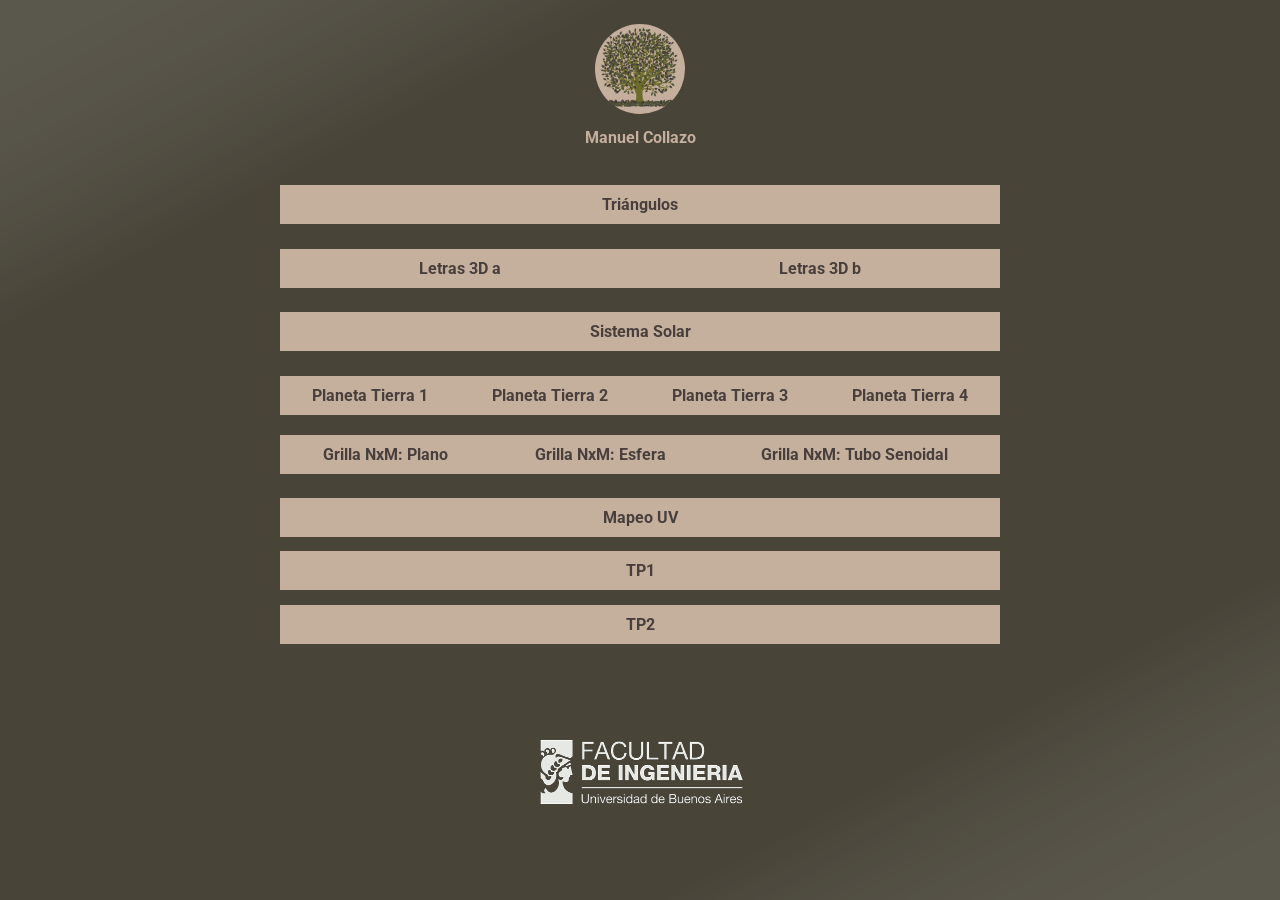
<file: index.html>
<!DOCTYPE html>
<html lang="pt-BR">
<head>
    <meta charset="UTF-8">
    <meta name="viewport" content="width=device-width, initial-scale=1.0">
    <title>Manuel Collazo - SG</title>

    <link rel="shortcut icon" href="favicon.ico">


    <style>
        
        @import url('https://fonts.googleapis.com/css?family=Roboto&display=swap');
        
        
        ul.fila {
          display: table;
          width: 100%;
          text-align: center;
          padding: 10px 0;
        }

        ul.fila > li {
          display: table-cell;
        }        
        

        * {
            margin: 0;
            padding: 0;
            box-sizing: border-box;
            list-style: none;
            text-decoration: none;
            font-family: 'Roboto', sans-serif;
        }

        body {
            background-color: #484438;
            color: #c5af9d;
        }

        @media screen and (max-width: 768px) {
            body #linhas-superiores img {
                width: 100vw;
                height: auto;
            }
            body #linhas-inferiores img {
                width: 100vw;
                height: auto;
            }
        }

        @media screen and (min-width: 769px) {
            body #linhas-superiores img {
                width: 50vw;
                height: auto;
            }
            body #linhas-inferiores img {
                width: 50vw;
                height: auto;
            }
        }

        body #linhas-superiores img {
            position: fixed;
            top: 0;
            left: 0;
            opacity: 0.1;
            z-index: -1;
        }

        body #linhas-inferiores img {
            transform: scale(-1);
            position: fixed;
            right: 0;
            bottom: 0;
            opacity: 0.1;
            z-index: -1;
        }

        body #wrapper {
            min-height: 100vh;
            max-width: 720px;
            margin: auto;
            text-align: center;
            font-weight: bold;
        }

        body #wrapper .header {
            padding: 1.5rem 0;
        }

        body #wrapper .header .modelev-logo {
            width: 90px;
            height: 90px;
            margin-bottom: 10px;
            border-radius: 50%;
        }

        body #wrapper li a {
            display: block;
            color: #483f3c;
            background-color: #c5af9d;
            padding: 10px 20px;
            transition: 0.3s;
        }

        body #wrapper li a:hover {
            background-color: #6e6c2b;
            transition: 0.3s;
        }

        body #wrapper li {
            margin: .9rem 0;
        }

        body #wrapper .spacer {
            display: block;
            padding: 1.5rem 0;
        }

        body #wrapper .footer {
            margin-bottom: 1rem;
        }

        body #wrapper .footer .footer-img {
            width: 256px;
            height: auto;
        }

    </style>

</head>
<body>

    <div id="linhas-superiores">
        <img src="linhas.png">
    </div>

    <div id="linhas-inferiores">
        <img src="linhas.png">
    </div>

    <div id="wrapper">
        <div class="header">
            <img class="modelev-logo" src="avatar.png"><br>
            Manuel Collazo
        </div>

        <li><a href="ej00triangulos/ejercicio.html">Triángulos</a></li>


        <ul class="fila">
            
            <li><a href="demoLetras3D/ejercicio1.html">Letras 3D a</a></li>

            <li><a href="demoLetras3D/ejercicio2.html">Letras 3D b</a></li>

        </ul>    

        <li><a href="ejercicioSistemaSolar/sistemaSolar.html">Sistema Solar</a></li>
        
        <ul class="fila">
            
            <li><a href="demoPlanetaTierra/index1.html">Planeta Tierra 1</a></li>

            <li><a href="demoPlanetaTierra/index2.html">Planeta Tierra 2</a></li>

            <li><a href="demoPlanetaTierra/index3.html">Planeta Tierra 3</a></li>

            <li><a href="demoPlanetaTierra/index4.html">Planeta Tierra 4</a></li>
            
        </ul>
        
        <ul class="fila">
            
            <li><a href="demoGrillaNxM/indexPlano.html">Grilla NxM: Plano</a></li>

            <li><a href="demoGrillaNxM/indexEsfera.html">Grilla NxM: Esfera</a></li>

            <li><a href="demoGrillaNxM/indexTuboSenoidal.html">Grilla NxM: Tubo Senoidal</a></li>

        </ul>
        
        <li><a href="demoMapeoUV/cubo.html">Mapeo UV</a></li>
        <li><a href="tp1/index.html">TP1</a></li>
        <li><a href="tp2/index.html">TP2</a></li>

        <div class="spacer"></div>
        <div class="footer">
            <img class="footer-img" src="logo-fiuba.png">
        </div>
    </div>
</body>
</html>
</file>
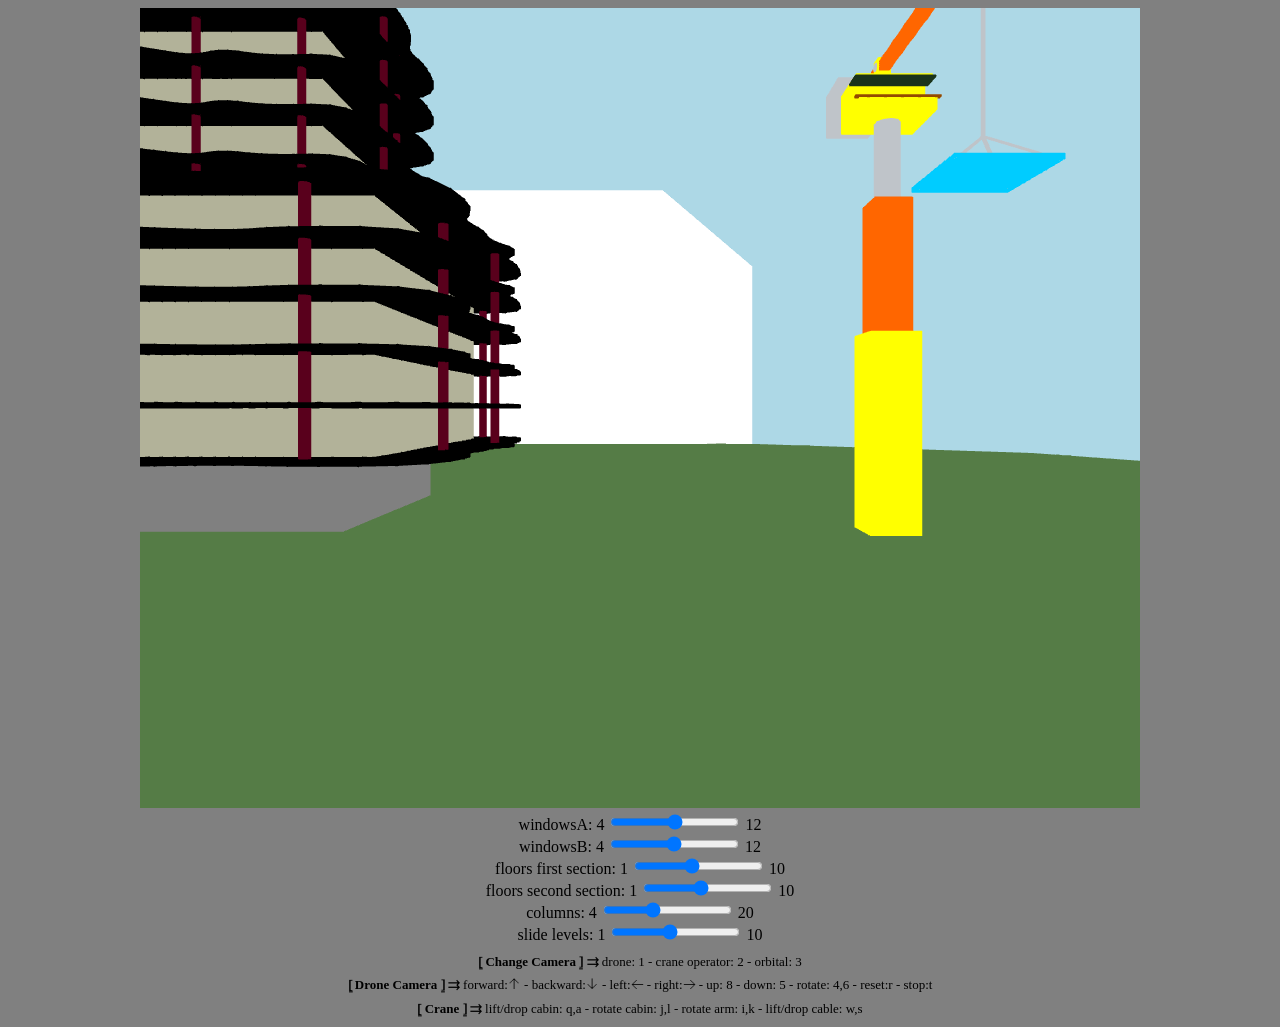
<file: tp1/index.html>
<!doctype html>
<html>
    <head>
        <title>TP1 - Manuel Collazo</title>
        <style>
            body{ background-color: grey; }
            canvas{ background-color: white; }
			textarea{ background-color: black; color: white;}
        </style>
    </head>
    <body>

    	<center>    		            
            <canvas id="my-canvas" width="1000" height="800">
            	Your browser does not support the HTML5 canvas element.
    		</canvas>
            
            <div>
                windowsA:  4 <input id="slide1" type="range"
                min="4" max="12" step="1" value="8" />
                12
            </div>

            <div>
                windowsB:  4 <input id="slide2" type="range"
                min="4" max="12" step="1" value="8" />
                12
            </div>

            <div>
                floors first section:  1 <input id="slide3" type="range"
                min="1" max="10" step="1" value="5" />
                10
            </div>

            <div>
                floors second section:  1 <input id="slide4" type="range"
                min="1" max="10" step="1" value="5" />
                10
            </div>

            <div>
                columns:  4 <input id="slide5" type="range"
                min="4" max="20" step="1" value="10" />
                20
            </div>

            <div>
                slide levels:  1 <input id="slide6" type="range"
                min="1" max="10" step="1" value="5" />
                10
            </div>
            
            <div width="1000" style="line-height: 0.8; font-size:13px">
                <p><b>⦋ Change Camera ⦌ ⇉ </b> drone: 1 - crane operator: 2 - orbital: 3</p>
                <p><b>⦋ Drone Camera ⦌ ⇉ </b> forward:🡡 - backward:🡣 - left:🡠 - right:🡢 - up: 8 - down: 5 - rotate: 4,6 - reset:r - stop:t</p>
                <p><b>⦋ Crane ⦌ ⇉ </b> lift/drop cabin: q,a - rotate cabin: j,l - rotate arm: i,k - lift/drop cable: w,s</p>
            </div>
    	</center>

        <script src="js/gl-matrix.js"></script>

        <script src="js2/object3D.js"></script>
        <script src="js2/surfaces.js"></script>
        <script src="js2/utils.js"></script>
        <script src="js2/craneOperatorCamera.js"></script>
        <script src="js2/droneCamera.js"></script>
        <script src="js2/orbitalCamera.js"></script>
        <script src="js2/craneControls.js"></script>
        <script src="js2/buildingControls.js"></script>
        <script src="js2/building.js"></script>
        <script src="js2/sweep.js"></script>
        <script src="js2/sweptSurfaces.js"></script>
        <script src="js2/slide.js"></script>
        <script src="js2/slideControls.js"></script>

        <!-- Vertex Shader -->
        
        <script id="shader-vs" type="x-shader/x-vertex">

            precision highp float;

            uniform mat4 modelMatrix;            
            uniform mat4 viewMatrix;
            uniform mat4 projMatrix;
            uniform mat4 normalMatrix;

            attribute vec3 aVertexPosition;
            attribute vec3 aVertexNormal;

            varying vec3 vPosWorld; 
            varying vec3 vNormal;    
            
            void main(void) {

                vPosWorld=(modelMatrix*vec4(aVertexPosition,1.0)).xyz; // position in world coordinates
                vNormal=(normalMatrix*vec4(aVertexNormal,1.0)).xyz; // normal in world coordinates
                
                gl_Position = projMatrix * viewMatrix * vec4(vPosWorld, 1.0);              
            }

        </script>

        <!-- Fragment Shader -->

        <script id="shader-fs" type="x-shader/x-fragment">
            
            precision highp float;

            uniform vec4 color;
            
            varying vec3 vPosWorld;
            varying vec3 vNormal;
            
            void main(void) {

                //vec3 lightVec=normalize(vec3(0.0,3.0,5.0)-vPosWorld);
                //vec3 diffColor=mix(vec3(0.7,0.7,0.7),vNormal,0.4);
                //vec3 color=dot(lightVec,vNormal)*diffColor+vec3(0.2,0.2,0.2);

                //gl_FragColor = vec4(mix(color.xyz,vNormal,0.5),1.0);
                gl_FragColor = vec4(color);
            }

        </script>

        <!-- WebGL -->
        
        <script>

            var vec2=glMatrix.vec2; // 2D vector
            var vec3=glMatrix.vec3; // 3D vector
            var vec4=glMatrix.vec4; // 4D vector
            var mat3=glMatrix.mat3; // 3x3 matrix
            var mat4=glMatrix.mat4; // 4x4 matrix

            var gl = null;
            var canvas = null;

            var vertexShader = null;
            var fragmentShader = null;

            //==========================================

            var modelMatrixUniform = null;
            var viewMatrixUniform = null;
            var projMatrixUniform = null;
            var normalMatrixUniform = null;

            var vertexPositionAttribute = null;
            var vertexNormalAttribute = null;

            var colorUniform = null;

            //==========================================

            var trianglesVerticeBuffer = null;
            var trianglesNormalBuffer = null;
            // var trianglesUvBuffer = null;
            var trianglesIndexBuffer = null;

            glProgram = null;

            //==========================================
            
            var initialModelMatrix = mat4.create();
            var initialColor = vec4.fromValues(1.0,1.0,1.0,1.0);
            var initialNormalMatrix = mat4.create();

            var viewMatrix = mat4.create();
            var projMatrix = mat4.create();

           //==========================================
            
            var vPosWorld = null;
            var vNormal = null;
            
            //==========================================

            // key press variables

            //==========================================

            var initialPlatformHeight = 1.5; // initial height (modifHeightPiezaB + modifHeightPiezaC) between 0 and 2
            var initialCabinRotation = 0; // initial angle
            var initialArmRotation = 0.0; // initial angle
            var initialCableExtension = 40; // initial extension

            var modifHeightPiezaB = 1; // between 0 and 1
            var modifHeightPiezaC = 0.5; // between 0 and 1

            var cabinRotation = initialCabinRotation;
            var armRotation = initialArmRotation;
            var cableExtension = initialCableExtension;

            var totalArmRotation = initialArmRotation;

            var prevCableExtension;

            var piezaARef;
            var piezaBRef;
            var piezaCRef;
            var piezaDRef;
            var piezaERef;
            var piezaFRef;
            var piezaGRef;
            var piezaHRef;
            var cable1Ref;
            var cable2Ref;
            var cable3Ref;
            var cable4Ref;
            var trolleyCableRef;
            var armRef;

            var cabinHeight;

            //==========================================

            var cranePosition = [28,0,6];

            //==========================================

            // objects in scene
            // crane, floor, sky, sun (?)
            let objects = [];

            let building = null;
            let slide = null;

            //===================

            let orbitalCam = null;
            let droneCam = null;
            let craneOperatorCam = null;

            let currentCam = null;

            let craneControls = null;
            
            // WebGL Initialization
         
            function initWebGL(){

                canvas = document.getElementById("my-canvas");  

                try{
                    
                    gl = canvas.getContext("webgl");      

                }catch(e){
                    
                    alert("Error: Your browser does not appear to support WebGL.");
                }

                if(gl) {

                    setupWebGL();
                    setupMatrices();
                    setupOrbitalCamera();
                    setupDroneCamera();
                    setupCraneOperatorCamera();
                    currentCam = "drone"; // default
                    chooseCamera = new ChooseCamera();
                    initShaders();
                    createObjects();
                    setupVertexShaderMatrix();
                    setupFragmentShaderMatrix();
                    setupCraneControls();
                    setupBuildingControls();
                    setupSlideControls();                   
                    tick();   

                }else{    
                    
                    alert("Error: Your browser does not appear to support WebGL.");
                }
            }

            function setupWebGL(){
                
                gl.enable(gl.DEPTH_TEST);
                
                // set the clear color
                gl.clearColor(0.1, 0.1, 0.2, 1.0);
                gl.clear(gl.COLOR_BUFFER_BIT | gl.DEPTH_BUFFER_BIT);     
    
                // set the viewport
                gl.viewport(0, 0, canvas.width, canvas.height);
            }
                    
            function initShaders() {
                
                // get shader source
                var fs_source = document.getElementById('shader-fs').innerHTML;
                var vs_source = document.getElementById('shader-vs').innerHTML;

                // compile shaders
                vertexShader = makeShader(vs_source, gl.VERTEX_SHADER);
                fragmentShader = makeShader(fs_source, gl.FRAGMENT_SHADER);
                
                // create program
                glProgram = gl.createProgram();
                
                // attach and link shaders to the program
                gl.attachShader(glProgram, vertexShader);
                gl.attachShader(glProgram, fragmentShader);
                gl.linkProgram(glProgram);

                if (!gl.getProgramParameter(glProgram, gl.LINK_STATUS)) {
                    alert("Unable to initialize the shader program.");
                }
                
                //use program
                gl.useProgram(glProgram);
            }
            
            function makeShader(src, type){
                
                //compile the vertex shader
                var shader = gl.createShader(type);
                gl.shaderSource(shader, src);
                gl.compileShader(shader);

                if (!gl.getShaderParameter(shader, gl.COMPILE_STATUS)) {
                    
                    console.log("Error compiling shader: " + gl.getShaderInfoLog(shader));
                }
                
                return shader;
            }
            
            function setupVertexShaderMatrix(){
                
                // uniform variables are references to variables inside the shaders
                modelMatrixUniform = gl.getUniformLocation(glProgram, "modelMatrix");
                viewMatrixUniform  = gl.getUniformLocation(glProgram, "viewMatrix");
                projMatrixUniform  = gl.getUniformLocation(glProgram, "projMatrix");
                normalMatrixUniform  = gl.getUniformLocation(glProgram, "normalMatrix");
                
                // overwriting the shader variables with those within the context of glProgram
                gl.uniformMatrix4fv(modelMatrixUniform, false, initialModelMatrix);
                gl.uniformMatrix4fv(viewMatrixUniform, false, viewMatrix);
                gl.uniformMatrix4fv(projMatrixUniform, false, projMatrix);
                gl.uniformMatrix4fv(normalMatrixUniform, false, initialNormalMatrix);
            }
            
            function setupFragmentShaderMatrix(){

                colorUniform  = gl.getUniformLocation(glProgram, "color");
                gl.uniform4fv(colorUniform, initialColor);
            }            

            function setupCraneControls() {

                craneControls = new CraneControls();   
            }

            function setupBuildingControls() {

                buildingControls = new BuildingControls();   
            }

            function setupSlideControls() {

                slideControls = new SlideControls();   
            }

            function setupOrbitalCamera() {

                orbitalCam = new OrbitalCameraControl([0,0,0]);
            }

            function setupDroneCamera() {

                droneCam = new DroneCameraControl([18,5,35]);
            }

            function setupCraneOperatorCamera() {
                
                craneOperatorCam = new CraneOperatorCameraControl(cranePosition);
            }

            function setupMatrices() {
                
                mat4.perspective(projMatrix,45, canvas.width / canvas.height, 0.1, 100.0);
                
                mat4.identity(initialModelMatrix);
                mat4.rotate(initialModelMatrix,initialModelMatrix, -1.57078, [1.0, 0.0, 0.0]);

                mat4.identity(viewMatrix);
                mat4.translate(viewMatrix,viewMatrix, [0.0, 0.0, -10.0]);
            }

            function createObjects() {

                // rows and columns for the creation of meshes for the surfaces
                var rows = 5;
                var columns = 10;

                // floor
                var floorWidth = 200;
                var floorColor = vec4.fromValues(0.335,0.488,0.273,1.0);
                var floor = new Square(rows,columns,floorWidth,floorColor);

                // sky
                var skySphereRadius = 80;
                var skyColor = vec4.fromValues(0.678,0.847,0.902,1.0);
                var sky = new Sphere(rows,columns,skySphereRadius,skyColor);

                // 2001 monolith
                var monilithWidth = 2;
                var monolithColor = vec4.fromValues(0.05,0.05,0.05,1);
                var monolith = new Cube(rows, columns, monilithWidth, monolithColor);
                monolith.setTranslation(-40,0,-20);
                monolith.setScale(1,10,2);
               
                // crane
                var crane = new Object3D();
                crane.setTranslation(cranePosition[0], cranePosition[1], cranePosition[2]);

                //  pieza A
                var heightPiezaA = 4;
                var widthPiezaA = 2;
                var colorPiezaA = vec4.fromValues(1.0,1.0,0.0,1.0);
                var piezaA = new Cube(rows, columns, widthPiezaA, colorPiezaA);
                piezaARef = piezaA;
                piezaA.setTranslation(0,heightPiezaA,0);
                crane.addChildren(piezaA);
                piezaA.setScale(1,heightPiezaA,1);
                
                // pieza B
                var heightPiezaB = 1.33;
                var widthPiezaB = 1.5;
                var colorPiezaB = vec4.fromValues(1.0,0.4,0.0,1.0);
                var piezaB = new Cube(rows, columns, widthPiezaB, colorPiezaB);
                piezaBRef = piezaB;
                
                // <--- set height --->
                piezaB.setTranslation(0,modifHeightPiezaB*heightPiezaB,0);
                piezaA.addChildren(piezaB);
                piezaB.setScale(1,heightPiezaB,1);

                // pieza C
                var heightPiezaC = 1.20;
                var radiusPiezaC = 0.5;
                var colorPiezaC = vec4.fromValues(0.75,0.77,0.79,1.0);
                var piezaC = new Cylinder(rows, columns, radiusPiezaC, heightPiezaC, colorPiezaC);
                piezaCRef = piezaC;
                // <--- set height --->
                piezaC.setTranslation(0,modifHeightPiezaC*heightPiezaC,0);
                piezaC.setTranslation(0,0.035,0);
                piezaB.addChildren(piezaC);
                piezaC.setScale(1,heightPiezaC,1);

                cabinHeight = 0;
                cabinHeight += heightPiezaA*heightPiezaA;
                cabinHeight += heightPiezaA*modifHeightPiezaB*heightPiezaB;
                cabinHeight += modifHeightPiezaC*heightPiezaC*heightPiezaB*heightPiezaA;

                // pieza D
                // <--- set cabin rotation --->
                var piezaD = new Object3D();
                piezaDRef = piezaD;
                piezaD.setRotation(0,cabinRotation,0);
                piezaD.setScale(1,1/heightPiezaC,1);
                piezaD.setTranslation(0,1.225,0);
                piezaC.addChildren(piezaD);
                var widthPiezaD = 1;
                var colorPiezaD = vec4.fromValues(1.0,1.0,0.0,1.0);
                var cabinPiezaD = new Cube(rows, columns, widthPiezaD, colorPiezaD); 
                piezaD.addChildren(cabinPiezaD);
                cabinPiezaD.setTranslation(0,-0.35,-0.6);
                cabinPiezaD.setScale(3,0.3,1.3);
                var platformPiezaD = new Cube(rows, columns, widthPiezaD, colorPiezaD);
                piezaD.addChildren(platformPiezaD);
                platformPiezaD.setTranslation(0,-0.45,0.6);
                platformPiezaD.setScale(3,0.1,1.3);
                var roofPiezaD = new Cube(rows, columns, widthPiezaD, colorPiezaD);
                piezaD.addChildren(roofPiezaD);
                roofPiezaD.setTranslation(0,-0.215,0.4);
                roofPiezaD.setScale(3,0.03,0.8);
                var headPiezaD = new Cube(rows, columns, widthPiezaD, colorPiezaD); 
                piezaD.addChildren(headPiezaD);
                headPiezaD.setTranslation(0,-0.1,-0.6);
                headPiezaD.setScale(0.5,0.25,0.5);
                var colorHandrailPiezaD = vec4.fromValues(0.58,0.29,0,1);
                var handrailPiezaD = new Cube(rows,columns,widthPiezaD,colorHandrailPiezaD);
                handrailPiezaD.setTranslation(0,-6.2,1.0);
                handrailPiezaD.setScale(1.1,0.4,0.2);
                roofPiezaD.addChildren(handrailPiezaD);
                var auxRoofPiezaDColor = vec4.fromValues(0.1,0.2,0.1,1);
                var auxRoofPiezaD = new Cube(rows,columns,widthPiezaD,auxRoofPiezaDColor);
                auxRoofPiezaD.setTranslation(0,-0.5,0.2);
                auxRoofPiezaD.setScale(1.05,0.4,1);
                roofPiezaD.addChildren(auxRoofPiezaD);

                // trolley
                var trolley = new Object3D();
                trolley.setRotation(0,0,Math.PI/2);
                trolley.setScale(0.15,1,1);
                trolley.setTranslation(-6.8,0,0);
                piezaD.addChildren(trolley);  

                // pieza E
                var lengthPiezaE = 2;
                var radiusPiezaE = 1;
                var colorPiezaE = vec4.fromValues(0.75,0.77,0.79,1.0);
                var piezaE = new Cylinder(rows, columns, radiusPiezaE, lengthPiezaE, colorPiezaE);
                piezaERef = piezaE;
                piezaE.setScale(0.20,0.3,0.20);
                piezaE.setTranslation(33,0,-3);
                trolley.addChildren(piezaE);

                // auxArm
                var auxArm = new Object3D();
                piezaD.addChildren(auxArm);
                auxArm.setScale(1,1/(heightPiezaA*heightPiezaB),1)
                auxArm.setTranslation(0,-0.2,-0.6);

                // arm
                var arm = new Object3D();
                armRef = arm;
                // <--- set arm rotation --->
                armRotation = initialArmRotation;
                auxArm.addChildren(arm);
                arm.setRotation(armRotation,0,0);

                // pieza F
                var lengthPiezaF = 30;
                var widthPiezaF = 0.4;
                var colorPiezaF = vec4.fromValues(1.0,0.4,0.0,1.0);
                var piezaF = new Cube(rows, columns, widthPiezaF, colorPiezaF);
                piezaFRef = piezaF;
                arm.addChildren(piezaF);
                piezaF.setScale(1,1,lengthPiezaF);
                piezaF.setTranslation(0,0,0.1);

                // counterweight
                var counterweightWidth = 2;
                var counterweightColor = vec4.fromValues(0.75,0.77,0.79,1.0);
                var counterweight = new Cube(rows, columns, counterweightWidth, counterweightColor);
                counterweight.setTranslation(0,0,-4);
                arm.addChildren(counterweight);

                // trolley cable
                var trolleyCable = new Object3D();
                arm.addChildren(trolleyCable);
                trolleyCableRef = trolleyCable;
                var armLength = 58;
                trolleyCable.setRotation(-armRotation,0,0);
                trolleyCable.setRotation(0,0,Math.PI/2);
                trolleyCable.setScale(0.15,1,1);
                trolleyCable.setRotation(0,0,Math.PI/2);
                trolleyCable.setTranslation(0,0,8.7);
                trolleyCable.setTranslation(0,armLength*Math.sin(armRotation),0);
                trolleyCable.setTranslation(0,0,-0.15*armLength*(1-Math.cos(armRotation)));

                // bolt
                var boltLength = 2;
                var boltRadius = 1;
                var boltColor = vec4.fromValues(0.75,0.77,0.79,1.0);
                var bolt = new Cylinder(rows, columns, boltRadius, boltLength, boltColor);
                trolleyCable.addChildren(bolt);
                bolt.setTranslation(0,-0.1,0);
                bolt.setScale(0.3,0.8,0.3);
                bolt.setRotation(0,0,Math.PI/2);
                bolt.setScale(2.5,1,1);
                bolt.setScale(0.5,1,0.5);
                
                // pieza G
                // <--- set cable extension --->
                var radiusPiezaG = 0.05;
                var colorPiezaG = vec4.fromValues(0.75,0.77,0.79,1.0);
                var heightPiezaG = 1;
                var piezaG = new Cylinder(rows, columns, radiusPiezaG, heightPiezaG, colorPiezaG);
                piezaGRef = piezaG;
                piezaG.setTranslation(0,1+cableExtension/2,0); 
                piezaG.setScale(1,cableExtension,1);
                trolleyCable.addChildren(piezaG);

                // pieza h
                var widthPiezaH = 1;
                var colorPiezaH = vec4.fromValues(0,0.8,1,1.0);
                var piezaH = new Cube(rows, columns, widthPiezaH, colorPiezaH);
                piezaHRef = piezaH;
                piezaH.setTranslation(0,cableExtension,0);
                piezaH.setTranslation(0,8,0);
                trolleyCable.addChildren(piezaH);
                piezaH.setScale(3,1,3);

                // cables
                var cableHeight = 8;
                var cableRadius = 0.05;
                var cableColor = vec4.fromValues(0.75,0.77,0.79,1.0);
                
                // cable 2
                var cable1 = new Cylinder(rows, columns, cableRadius, cableHeight, cableColor);
                cable1Ref = cable1;
                piezaH.addChildren(cable1);
                cable1.setScale(1/3,1,1/3);
                cable1.setTranslation(0.7,-8/2+0.5,0.7);
                cable1.setRotation(0.18,0,-0.18);
                
                // cable 2
                var cable2 = new Cylinder(rows, columns, cableRadius, cableHeight, cableColor);
                cable2Ref = cable2;
                piezaH.addChildren(cable2);
                cable2.setScale(1/3,1,1/3);
                cable2.setTranslation(-0.7,-8/2+0.5,0.7);
                cable2.setRotation(0.18,0,0.18);
                
                // cable 3
                var cable3 = new Cylinder(rows, columns, cableRadius, cableHeight, cableColor);
                cable3Ref = cable3;
                piezaH.addChildren(cable3);
                cable3.setScale(1/3,1,1/3);
                cable3.setTranslation(0.7,-8/2+0.5,-0.7);
                cable3.setRotation(-0.18,0,-0.18);
                
                // cable 4
                var cable4 = new Cylinder(rows, columns, cableRadius, cableHeight, cableColor);
                cable4Ref = cable4;
                piezaH.addChildren(cable4);
                cable4.setScale(1/3,1,1/3);
                cable4.setTranslation(-0.7,-8/2+0.5,-0.7);
                cable4.setRotation(-0.18,0,0.18);

                objects.push(floor);
                objects.push(crane);
                objects.push(sky);
                objects.push(monolith);

                building = new Building();
                
                slide = new Slide(5,3,vec4.fromValues(0.90,0.90,0.0,1.0),5); // (height,width,color,levels)
            }

            function drawScene(){

                setupVertexShaderMatrix();

                for (let index = 0; index < objects.length; index++) {
                    
                    objects[index].draw(mat4.create());
                }

                building.draw();
                slide.draw();
            }
            
            function tick(){
    
                craneControls.update();
                buildingControls.update();
                slideControls.update();
                chooseCamera.toggle();
                orbitalCam.update();
                droneCam.update();
                craneOperatorCam.update();

                switch ( currentCam ) {

                    case "orbital": // orbital camera
                        
                        viewMatrix = orbitalCam.getViewMatrix();
                        break;
                        
                    case "drone": // drone camera
                        
                        viewMatrix = droneCam.getViewMatrix();
                        break;

                    case "crane operator": // crane operator camera
                        
                        viewMatrix = craneOperatorCam.getViewMatrix();
                        break;

                    default:

                        break;
                }

                requestAnimationFrame(tick);
                drawScene();
            }

            window.onload=initWebGL;

        </script>
    </body>
</html>
</file>
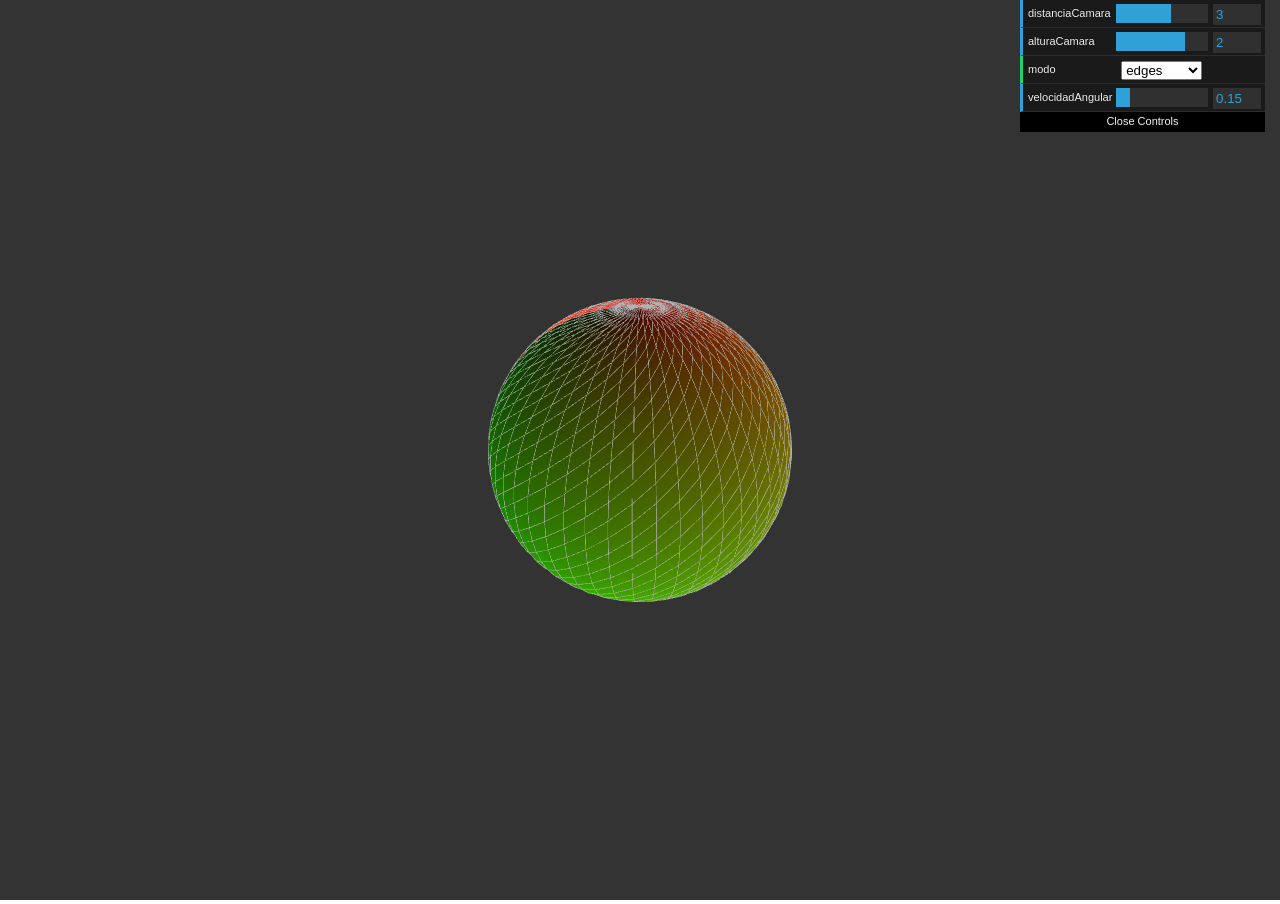
<file: demoGrillaNxM/indexEsfera.html>
<!DOCTYPE html>
<head>
    <script src="js/jquery.js"></script>
    <script src="js/gl-matrix-3.3.0.js"></script>
    <script src="js/webgl-utils.js"></script>
    <script src="js/dat.gui.js"></script>
    <script src="modulo-geometria.js"></script>
    <style>
        html{
            height: 100%;
        }
        body{
            padding: 0;
            margin: 0;
            height: 100%;;
        }

        #myCanvas{
            width: 100%;
            height: 100%;
            overflow: hidden;
        }
    </style>

</head>

<body>

    <canvas id="myCanvas" >
        Your browser does not support the HTML5 canvas element.
    </canvas>


    <script>

        var vertexShaderFile="vertex-shader.glsl";
        var modo="edges"; // wireframe, smooth, edges
        var shaderProgram;
        var time=0;

        var gl;
        var mat4=glMatrix.mat4;
        var mat3=glMatrix.mat3;
        var vec3=glMatrix.vec3;

        var earth;

        var $canvas=$("#myCanvas");
        var aspect=$canvas.width()/$canvas.height();

        var distanciaCamara=3;
        var alturaCamara=2;
        var velocidadAngular=0.15;

        // --------

        var figura="esfera";

        // --------

        var lighting="true";

        var vertexShaderSource;
        var fragmentShaderSource;

        var matrizProyeccion = mat4.create();
        var matrizVista = mat4.create();
        var matrizModelado = mat4.create();



        function initGL(canvas) {

            try {
                gl = canvas.getContext("webgl");
                gl.canvas.width=$canvas.width();
                gl.canvas.height=$canvas.height();
            } catch (e) {
                console.error(e);
            }
            if (!gl) {
                alert("Could not initialise WebGL, sorry :-(");
            }
        }

        function loadShaders(){

            $.when(loadVS(), loadFS()).done(function(res1,res2){
                //this code is executed when all ajax calls are done
                webGLStart();
            });

            function loadVS() {
                return  $.ajax({
                    url: "shaders/"+vertexShaderFile,
                    success: function(result){
                        vertexShaderSource=result;
                    }
                });
            }

            function loadFS() {
                return  $.ajax({
                    url: "shaders/fragment-shader.glsl",
                    success: function(result){
                        fragmentShaderSource=result;
                    }
                });
            }
        }

        function getShader(gl,code,type) {

            var shader;

            if (type == "fragment")
                shader = gl.createShader(gl.FRAGMENT_SHADER);
            else // "vertex"
                shader = gl.createShader(gl.VERTEX_SHADER);

            gl.shaderSource(shader, code);
            gl.compileShader(shader);

            if (!gl.getShaderParameter(shader, gl.COMPILE_STATUS)) {
                console.error(gl.getShaderInfoLog(shader));
                return null;
            }
            return shader;
        }

        function onResize(){
            gl.canvas.width=$canvas.width();
            gl.canvas.height=$canvas.height();
            aspect=$canvas.width()/$canvas.height();
        }

        function getShaderSource(url) {
            var req = new XMLHttpRequest();
            req.open("GET", url, false);
            req.send(null);
            return (req.status == 200) ? req.responseText : null;
        };

        function initShaders() {

            var fragmentShader= getShader(gl, vertexShaderSource,"vertex");
            var vertexShader= getShader(gl, fragmentShaderSource,"fragment");

            shaderProgram = gl.createProgram();
            gl.attachShader(shaderProgram, vertexShader);
            gl.attachShader(shaderProgram, fragmentShader);
            gl.linkProgram(shaderProgram);

            if (!gl.getProgramParameter(shaderProgram, gl.LINK_STATUS)) {
                alert("Could not initialise shaders");
            }

            gl.useProgram(shaderProgram);

            shaderProgram.vertexPositionAttribute = gl.getAttribLocation(shaderProgram, "aPosition");
            gl.enableVertexAttribArray(shaderProgram.vertexPositionAttribute);

            shaderProgram.textureCoordAttribute = gl.getAttribLocation(shaderProgram, "aUv");
            gl.enableVertexAttribArray(shaderProgram.textureCoordAttribute);

            shaderProgram.vertexNormalAttribute = gl.getAttribLocation(shaderProgram, "aNormal");
            gl.enableVertexAttribArray(shaderProgram.vertexNormalAttribute);

            shaderProgram.pMatrixUniform = gl.getUniformLocation(shaderProgram, "uPMatrix");
            shaderProgram.mMatrixUniform = gl.getUniformLocation(shaderProgram, "uMMatrix");
            shaderProgram.vMatrixUniform = gl.getUniformLocation(shaderProgram, "uVMatrix");
            shaderProgram.nMatrixUniform = gl.getUniformLocation(shaderProgram, "uNMatrix");
            shaderProgram.samplerUniform = gl.getUniformLocation(shaderProgram, "uSampler");
            shaderProgram.useLightingUniform = gl.getUniformLocation(shaderProgram, "uUseLighting");
            shaderProgram.ambientColorUniform = gl.getUniformLocation(shaderProgram, "uAmbientColor");
            shaderProgram.frameUniform = gl.getUniformLocation(shaderProgram, "time");
            shaderProgram.lightingDirectionUniform = gl.getUniformLocation(shaderProgram, "uLightPosition");
            shaderProgram.directionalColorUniform = gl.getUniformLocation(shaderProgram, "uDirectionalColor");
        }


        function setMatrixUniforms() {

            gl.uniformMatrix4fv(shaderProgram.mMatrixUniform, false, matrizModelado);
            gl.uniformMatrix4fv(shaderProgram.vMatrixUniform, false, matrizVista);
            gl.uniformMatrix4fv(shaderProgram.pMatrixUniform, false, matrizProyeccion);

            var normalMatrix = mat3.create();
            mat3.fromMat4(normalMatrix,matrizModelado); // normalMatrix= (inversa(traspuesta(matrizModelado)));

            mat3.invert(normalMatrix, normalMatrix);
            mat3.transpose(normalMatrix,normalMatrix);

            gl.uniformMatrix3fv(shaderProgram.nMatrixUniform, false, normalMatrix);
        }

        function drawScene() {

            // Se configura el viewport dentro del "canvas".
            // En este caso se utiliza toda el área disponible
            gl.viewport(0, 0, $canvas.width(), $canvas.height());

            // Se habilita el color de borrado para la pantalla (Color Buffer) y otros buffers
            gl.clearColor(0.2,0.2,0.2,1);
            gl.clear(gl.COLOR_BUFFER_BIT | gl.DEPTH_BUFFER_BIT);

            // Se configura la matriz de proyección
            mat4.identity(matrizProyeccion);
            mat4.perspective(matrizProyeccion, 30, aspect, 0.1, 100.0);
            mat4.scale(matrizProyeccion,matrizProyeccion,[1,-1,1]); // parche para hacer un flip de Y, parece haber un bug en glmatrix

            // Se inicializan las variables asociadas con la Iluminación

            gl.uniform1f(shaderProgram.frameUniform, time/10.0 );
            gl.uniform3f(shaderProgram.ambientColorUniform, 0.6, 0.6, 0.6 );
            gl.uniform3f(shaderProgram.directionalColorUniform, 1.2, 1.1, 0.7);
            gl.uniform1i(shaderProgram.useLightingUniform,(lighting=="true"));

            // Definimos la ubicación de la camara

            mat4.lookAt(matrizVista,
                vec3.fromValues(0,alturaCamara,distanciaCamara),
                vec3.fromValues(0,0,0),
                vec3.fromValues(0,1,0)
            );

            var lightPosition = [10.0,0.0, 3.0];
            gl.uniform3fv(shaderProgram.lightingDirectionUniform, lightPosition);

            setMatrixUniforms();
            dibujarGeometria();

        }

        function tick() {
            requestAnimFrame(tick);
            time+=1/60;

            // acumulo rotaciones en matrizModelado
            mat4.rotate(matrizModelado, matrizModelado,0.03*velocidadAngular, [0, 1, 0]);

            drawScene();
        }

        function initMenu(){
            var gui = new dat.GUI();
            gui.add(window, "distanciaCamara",0.01,5).step(0.01);
            gui.add(window, "alturaCamara",-4,4).step(0.01);
            gui.add(window, "modo",["wireframe","smooth","edges"]);
            gui.add(window, "velocidadAngular",0, 1).step(0.01);

            // --------

            // gui.add(window, "figura",["plano","esfera","tubo senoidal"]);

            // --------


        }

        function webGLStart() {
            var canvas = document.getElementById("myCanvas");
            initGL(canvas);
            initShaders();


            crearGeometria();

            gl.clearColor(66.2, 0.2, 0.2, 1.0);
            gl.clear(gl.COLOR_BUFFER_BIT);
            gl.enable(gl.DEPTH_TEST);

            $(window).on("resize",onResize);
            initMenu();
            tick();
        }

        // cuando el documento HTML esta completo, iniciamos la aplicación
        $(document).ready(function(){
            loadShaders();
        })

    </script>

</body>
</html>
</file>
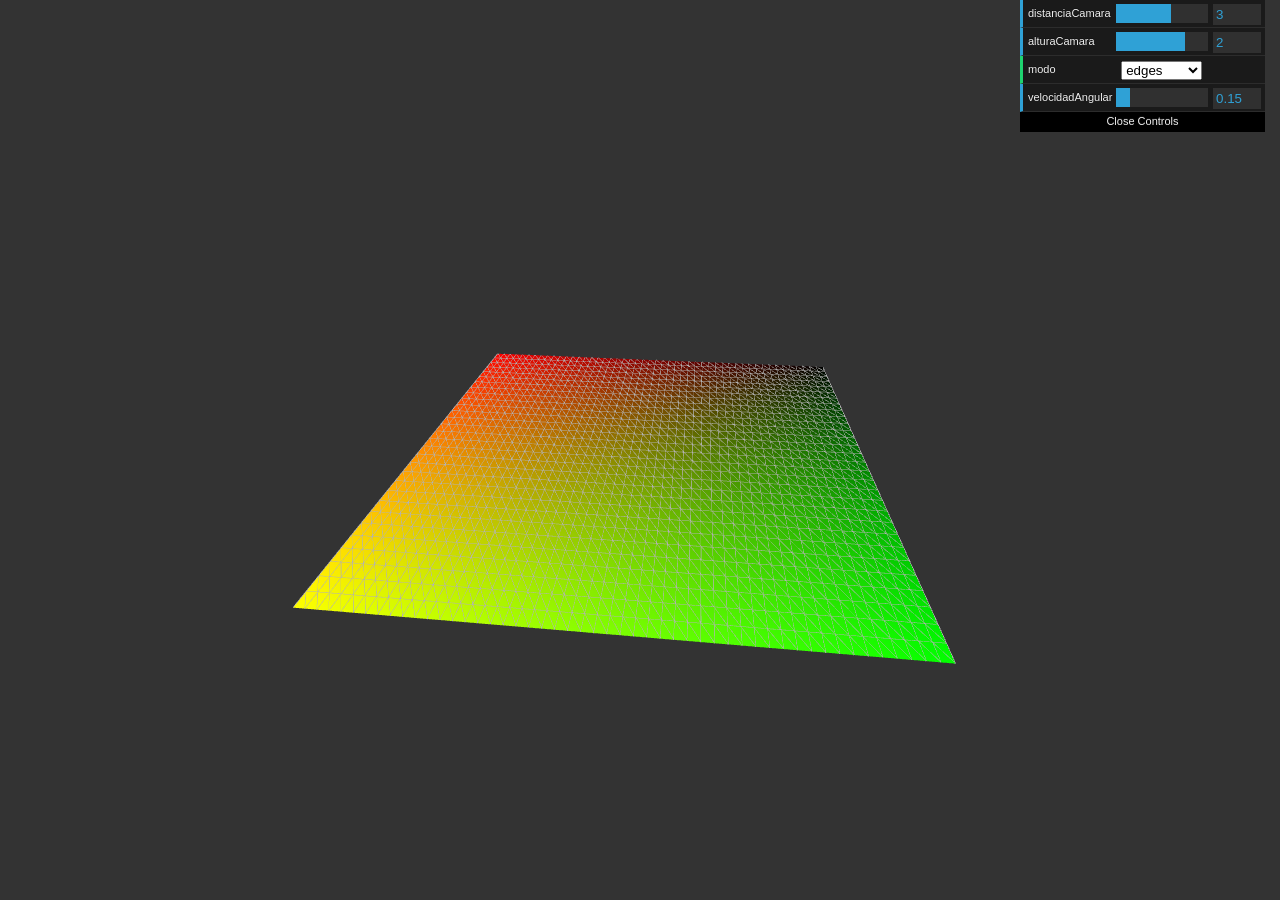
<file: demoGrillaNxM/indexPlano.html>
<!DOCTYPE html>
<head>
    <script src="js/jquery.js"></script>
    <script src="js/gl-matrix-3.3.0.js"></script>
    <script src="js/webgl-utils.js"></script>
    <script src="js/dat.gui.js"></script>
    <script src="modulo-geometria.js"></script>
    <style>
        html{
            height: 100%;
        }
        body{
            padding: 0;
            margin: 0;
            height: 100%;;
        }

        #myCanvas{
            width: 100%;
            height: 100%;
            overflow: hidden;
        }
    </style>

</head>

<body>

    <canvas id="myCanvas" >
        Your browser does not support the HTML5 canvas element.
    </canvas>


    <script>

        var vertexShaderFile="vertex-shader.glsl";
        var modo="edges"; // wireframe, smooth, edges
        var shaderProgram;
        var time=0;

        var gl;
        var mat4=glMatrix.mat4;
        var mat3=glMatrix.mat3;
        var vec3=glMatrix.vec3;

        var earth;

        var $canvas=$("#myCanvas");
        var aspect=$canvas.width()/$canvas.height();

        var distanciaCamara=3;
        var alturaCamara=2;
        var velocidadAngular=0.15;

        // --------

        var figura="plano";

        // --------

        var lighting="true";

        var vertexShaderSource;
        var fragmentShaderSource;

        var matrizProyeccion = mat4.create();
        var matrizVista = mat4.create();
        var matrizModelado = mat4.create();



        function initGL(canvas) {

            try {
                gl = canvas.getContext("webgl");
                gl.canvas.width=$canvas.width();
                gl.canvas.height=$canvas.height();
            } catch (e) {
                console.error(e);
            }
            if (!gl) {
                alert("Could not initialise WebGL, sorry :-(");
            }
        }

        function loadShaders(){

            $.when(loadVS(), loadFS()).done(function(res1,res2){
                //this code is executed when all ajax calls are done
                webGLStart();
            });

            function loadVS() {
                return  $.ajax({
                    url: "shaders/"+vertexShaderFile,
                    success: function(result){
                        vertexShaderSource=result;
                    }
                });
            }

            function loadFS() {
                return  $.ajax({
                    url: "shaders/fragment-shader.glsl",
                    success: function(result){
                        fragmentShaderSource=result;
                    }
                });
            }
        }

        function getShader(gl,code,type) {

            var shader;

            if (type == "fragment")
                shader = gl.createShader(gl.FRAGMENT_SHADER);
            else // "vertex"
                shader = gl.createShader(gl.VERTEX_SHADER);

            gl.shaderSource(shader, code);
            gl.compileShader(shader);

            if (!gl.getShaderParameter(shader, gl.COMPILE_STATUS)) {
                console.error(gl.getShaderInfoLog(shader));
                return null;
            }
            return shader;
        }

        function onResize(){
            gl.canvas.width=$canvas.width();
            gl.canvas.height=$canvas.height();
            aspect=$canvas.width()/$canvas.height();
        }

        function getShaderSource(url) {
            var req = new XMLHttpRequest();
            req.open("GET", url, false);
            req.send(null);
            return (req.status == 200) ? req.responseText : null;
        };

        function initShaders() {

            var fragmentShader= getShader(gl, vertexShaderSource,"vertex");
            var vertexShader= getShader(gl, fragmentShaderSource,"fragment");

            shaderProgram = gl.createProgram();
            gl.attachShader(shaderProgram, vertexShader);
            gl.attachShader(shaderProgram, fragmentShader);
            gl.linkProgram(shaderProgram);

            if (!gl.getProgramParameter(shaderProgram, gl.LINK_STATUS)) {
                alert("Could not initialise shaders");
            }

            gl.useProgram(shaderProgram);

            shaderProgram.vertexPositionAttribute = gl.getAttribLocation(shaderProgram, "aPosition");
            gl.enableVertexAttribArray(shaderProgram.vertexPositionAttribute);

            shaderProgram.textureCoordAttribute = gl.getAttribLocation(shaderProgram, "aUv");
            gl.enableVertexAttribArray(shaderProgram.textureCoordAttribute);

            shaderProgram.vertexNormalAttribute = gl.getAttribLocation(shaderProgram, "aNormal");
            gl.enableVertexAttribArray(shaderProgram.vertexNormalAttribute);

            shaderProgram.pMatrixUniform = gl.getUniformLocation(shaderProgram, "uPMatrix");
            shaderProgram.mMatrixUniform = gl.getUniformLocation(shaderProgram, "uMMatrix");
            shaderProgram.vMatrixUniform = gl.getUniformLocation(shaderProgram, "uVMatrix");
            shaderProgram.nMatrixUniform = gl.getUniformLocation(shaderProgram, "uNMatrix");
            shaderProgram.samplerUniform = gl.getUniformLocation(shaderProgram, "uSampler");
            shaderProgram.useLightingUniform = gl.getUniformLocation(shaderProgram, "uUseLighting");
            shaderProgram.ambientColorUniform = gl.getUniformLocation(shaderProgram, "uAmbientColor");
            shaderProgram.frameUniform = gl.getUniformLocation(shaderProgram, "time");
            shaderProgram.lightingDirectionUniform = gl.getUniformLocation(shaderProgram, "uLightPosition");
            shaderProgram.directionalColorUniform = gl.getUniformLocation(shaderProgram, "uDirectionalColor");
        }


        function setMatrixUniforms() {

            gl.uniformMatrix4fv(shaderProgram.mMatrixUniform, false, matrizModelado);
            gl.uniformMatrix4fv(shaderProgram.vMatrixUniform, false, matrizVista);
            gl.uniformMatrix4fv(shaderProgram.pMatrixUniform, false, matrizProyeccion);

            var normalMatrix = mat3.create();
            mat3.fromMat4(normalMatrix,matrizModelado); // normalMatrix= (inversa(traspuesta(matrizModelado)));

            mat3.invert(normalMatrix, normalMatrix);
            mat3.transpose(normalMatrix,normalMatrix);

            gl.uniformMatrix3fv(shaderProgram.nMatrixUniform, false, normalMatrix);
        }

        function drawScene() {

            // Se configura el viewport dentro del "canvas".
            // En este caso se utiliza toda el área disponible
            gl.viewport(0, 0, $canvas.width(), $canvas.height());

            // Se habilita el color de borrado para la pantalla (Color Buffer) y otros buffers
            gl.clearColor(0.2,0.2,0.2,1);
            gl.clear(gl.COLOR_BUFFER_BIT | gl.DEPTH_BUFFER_BIT);

            // Se configura la matriz de proyección
            mat4.identity(matrizProyeccion);
            mat4.perspective(matrizProyeccion, 30, aspect, 0.1, 100.0);
            mat4.scale(matrizProyeccion,matrizProyeccion,[1,-1,1]); // parche para hacer un flip de Y, parece haber un bug en glmatrix

            // Se inicializan las variables asociadas con la Iluminación

            gl.uniform1f(shaderProgram.frameUniform, time/10.0 );
            gl.uniform3f(shaderProgram.ambientColorUniform, 0.6, 0.6, 0.6 );
            gl.uniform3f(shaderProgram.directionalColorUniform, 1.2, 1.1, 0.7);
            gl.uniform1i(shaderProgram.useLightingUniform,(lighting=="true"));

            // Definimos la ubicación de la camara

            mat4.lookAt(matrizVista,
                vec3.fromValues(0,alturaCamara,distanciaCamara),
                vec3.fromValues(0,0,0),
                vec3.fromValues(0,1,0)
            );

            var lightPosition = [10.0,0.0, 3.0];
            gl.uniform3fv(shaderProgram.lightingDirectionUniform, lightPosition);

            setMatrixUniforms();
            dibujarGeometria();

        }

        function tick() {
            requestAnimFrame(tick);
            time+=1/60;

            // acumulo rotaciones en matrizModelado
            mat4.rotate(matrizModelado, matrizModelado,0.03*velocidadAngular, [0, 1, 0]);

            drawScene();
        }

        function initMenu(){
            var gui = new dat.GUI();
            gui.add(window, "distanciaCamara",0.01,5).step(0.01);
            gui.add(window, "alturaCamara",-4,4).step(0.01);
            gui.add(window, "modo",["wireframe","smooth","edges"]);
            gui.add(window, "velocidadAngular",0, 1).step(0.01);

            // --------

            // gui.add(window, "figura",["plano","esfera","tubo senoidal"]);

            // --------


        }

        function webGLStart() {
            var canvas = document.getElementById("myCanvas");
            initGL(canvas);
            initShaders();


            crearGeometria();

            gl.clearColor(66.2, 0.2, 0.2, 1.0);
            gl.clear(gl.COLOR_BUFFER_BIT);
            gl.enable(gl.DEPTH_TEST);

            $(window).on("resize",onResize);
            initMenu();
            tick();
        }

        // cuando el documento HTML esta completo, iniciamos la aplicación
        $(document).ready(function(){
            loadShaders();
        })

    </script>

</body>
</html>
</file>
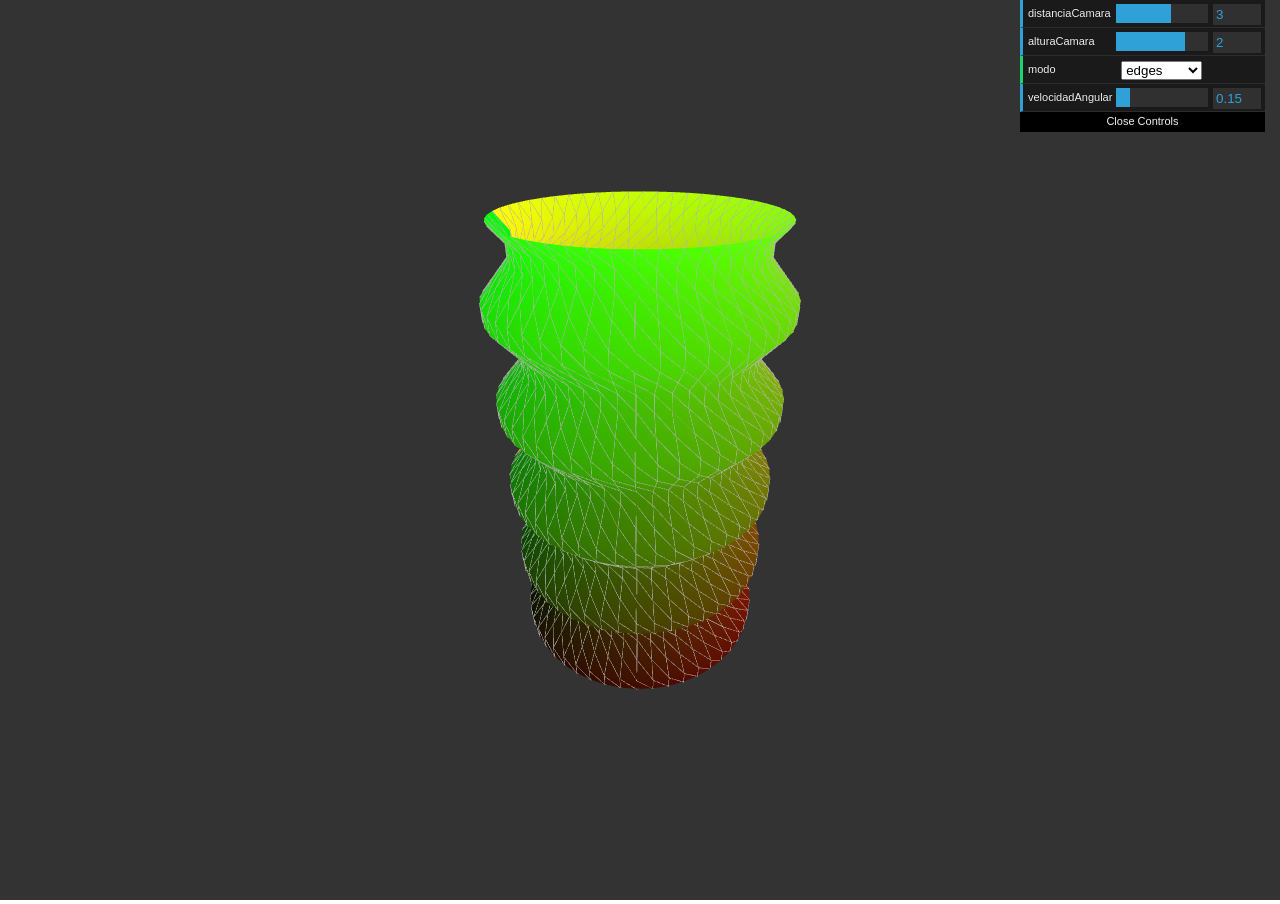
<file: demoGrillaNxM/indexTuboSenoidal.html>
<!DOCTYPE html>
<head>
    <script src="js/jquery.js"></script>
    <script src="js/gl-matrix-3.3.0.js"></script>
    <script src="js/webgl-utils.js"></script>
    <script src="js/dat.gui.js"></script>
    <script src="modulo-geometria.js"></script>
    <style>
        html{
            height: 100%;
        }
        body{
            padding: 0;
            margin: 0;
            height: 100%;;
        }

        #myCanvas{
            width: 100%;
            height: 100%;
            overflow: hidden;
        }
    </style>

</head>

<body>

    <canvas id="myCanvas" >
        Your browser does not support the HTML5 canvas element.
    </canvas>


    <script>

        var vertexShaderFile="vertex-shader.glsl";
        var modo="edges"; // wireframe, smooth, edges
        var shaderProgram;
        var time=0;

        var gl;
        var mat4=glMatrix.mat4;
        var mat3=glMatrix.mat3;
        var vec3=glMatrix.vec3;

        var earth;

        var $canvas=$("#myCanvas");
        var aspect=$canvas.width()/$canvas.height();

        var distanciaCamara=3;
        var alturaCamara=2;
        var velocidadAngular=0.15;

        // --------

        var figura="tubo senoidal";

        // --------

        var lighting="true";

        var vertexShaderSource;
        var fragmentShaderSource;

        var matrizProyeccion = mat4.create();
        var matrizVista = mat4.create();
        var matrizModelado = mat4.create();



        function initGL(canvas) {

            try {
                gl = canvas.getContext("webgl");
                gl.canvas.width=$canvas.width();
                gl.canvas.height=$canvas.height();
            } catch (e) {
                console.error(e);
            }
            if (!gl) {
                alert("Could not initialise WebGL, sorry :-(");
            }
        }

        function loadShaders(){

            $.when(loadVS(), loadFS()).done(function(res1,res2){
                //this code is executed when all ajax calls are done
                webGLStart();
            });

            function loadVS() {
                return  $.ajax({
                    url: "shaders/"+vertexShaderFile,
                    success: function(result){
                        vertexShaderSource=result;
                    }
                });
            }

            function loadFS() {
                return  $.ajax({
                    url: "shaders/fragment-shader.glsl",
                    success: function(result){
                        fragmentShaderSource=result;
                    }
                });
            }
        }

        function getShader(gl,code,type) {

            var shader;

            if (type == "fragment")
                shader = gl.createShader(gl.FRAGMENT_SHADER);
            else // "vertex"
                shader = gl.createShader(gl.VERTEX_SHADER);

            gl.shaderSource(shader, code);
            gl.compileShader(shader);

            if (!gl.getShaderParameter(shader, gl.COMPILE_STATUS)) {
                console.error(gl.getShaderInfoLog(shader));
                return null;
            }
            return shader;
        }

        function onResize(){
            gl.canvas.width=$canvas.width();
            gl.canvas.height=$canvas.height();
            aspect=$canvas.width()/$canvas.height();
        }

        function getShaderSource(url) {
            var req = new XMLHttpRequest();
            req.open("GET", url, false);
            req.send(null);
            return (req.status == 200) ? req.responseText : null;
        };

        function initShaders() {

            var fragmentShader= getShader(gl, vertexShaderSource,"vertex");
            var vertexShader= getShader(gl, fragmentShaderSource,"fragment");

            shaderProgram = gl.createProgram();
            gl.attachShader(shaderProgram, vertexShader);
            gl.attachShader(shaderProgram, fragmentShader);
            gl.linkProgram(shaderProgram);

            if (!gl.getProgramParameter(shaderProgram, gl.LINK_STATUS)) {
                alert("Could not initialise shaders");
            }

            gl.useProgram(shaderProgram);

            shaderProgram.vertexPositionAttribute = gl.getAttribLocation(shaderProgram, "aPosition");
            gl.enableVertexAttribArray(shaderProgram.vertexPositionAttribute);

            shaderProgram.textureCoordAttribute = gl.getAttribLocation(shaderProgram, "aUv");
            gl.enableVertexAttribArray(shaderProgram.textureCoordAttribute);

            shaderProgram.vertexNormalAttribute = gl.getAttribLocation(shaderProgram, "aNormal");
            gl.enableVertexAttribArray(shaderProgram.vertexNormalAttribute);

            shaderProgram.pMatrixUniform = gl.getUniformLocation(shaderProgram, "uPMatrix");
            shaderProgram.mMatrixUniform = gl.getUniformLocation(shaderProgram, "uMMatrix");
            shaderProgram.vMatrixUniform = gl.getUniformLocation(shaderProgram, "uVMatrix");
            shaderProgram.nMatrixUniform = gl.getUniformLocation(shaderProgram, "uNMatrix");
            shaderProgram.samplerUniform = gl.getUniformLocation(shaderProgram, "uSampler");
            shaderProgram.useLightingUniform = gl.getUniformLocation(shaderProgram, "uUseLighting");
            shaderProgram.ambientColorUniform = gl.getUniformLocation(shaderProgram, "uAmbientColor");
            shaderProgram.frameUniform = gl.getUniformLocation(shaderProgram, "time");
            shaderProgram.lightingDirectionUniform = gl.getUniformLocation(shaderProgram, "uLightPosition");
            shaderProgram.directionalColorUniform = gl.getUniformLocation(shaderProgram, "uDirectionalColor");
        }


        function setMatrixUniforms() {

            gl.uniformMatrix4fv(shaderProgram.mMatrixUniform, false, matrizModelado);
            gl.uniformMatrix4fv(shaderProgram.vMatrixUniform, false, matrizVista);
            gl.uniformMatrix4fv(shaderProgram.pMatrixUniform, false, matrizProyeccion);

            var normalMatrix = mat3.create();
            mat3.fromMat4(normalMatrix,matrizModelado); // normalMatrix= (inversa(traspuesta(matrizModelado)));

            mat3.invert(normalMatrix, normalMatrix);
            mat3.transpose(normalMatrix,normalMatrix);

            gl.uniformMatrix3fv(shaderProgram.nMatrixUniform, false, normalMatrix);
        }

        function drawScene() {

            // Se configura el viewport dentro del "canvas".
            // En este caso se utiliza toda el área disponible
            gl.viewport(0, 0, $canvas.width(), $canvas.height());

            // Se habilita el color de borrado para la pantalla (Color Buffer) y otros buffers
            gl.clearColor(0.2,0.2,0.2,1);
            gl.clear(gl.COLOR_BUFFER_BIT | gl.DEPTH_BUFFER_BIT);

            // Se configura la matriz de proyección
            mat4.identity(matrizProyeccion);
            mat4.perspective(matrizProyeccion, 30, aspect, 0.1, 100.0);
            mat4.scale(matrizProyeccion,matrizProyeccion,[1,-1,1]); // parche para hacer un flip de Y, parece haber un bug en glmatrix

            // Se inicializan las variables asociadas con la Iluminación

            gl.uniform1f(shaderProgram.frameUniform, time/10.0 );
            gl.uniform3f(shaderProgram.ambientColorUniform, 0.6, 0.6, 0.6 );
            gl.uniform3f(shaderProgram.directionalColorUniform, 1.2, 1.1, 0.7);
            gl.uniform1i(shaderProgram.useLightingUniform,(lighting=="true"));

            // Definimos la ubicación de la camara

            mat4.lookAt(matrizVista,
                vec3.fromValues(0,alturaCamara,distanciaCamara),
                vec3.fromValues(0,0,0),
                vec3.fromValues(0,1,0)
            );

            var lightPosition = [10.0,0.0, 3.0];
            gl.uniform3fv(shaderProgram.lightingDirectionUniform, lightPosition);

            setMatrixUniforms();
            dibujarGeometria();

        }

        function tick() {
            requestAnimFrame(tick);
            time+=1/60;

            // acumulo rotaciones en matrizModelado
            mat4.rotate(matrizModelado, matrizModelado,0.03*velocidadAngular, [0, 1, 0]);

            drawScene();
        }

        function initMenu(){
            var gui = new dat.GUI();
            gui.add(window, "distanciaCamara",0.01,5).step(0.01);
            gui.add(window, "alturaCamara",-4,4).step(0.01);
            gui.add(window, "modo",["wireframe","smooth","edges"]);
            gui.add(window, "velocidadAngular",0, 1).step(0.01);

            // --------

            // gui.add(window, "figura",["plano","esfera","tubo senoidal"]);

            // --------


        }

        function webGLStart() {
            var canvas = document.getElementById("myCanvas");
            initGL(canvas);
            initShaders();


            crearGeometria();

            gl.clearColor(66.2, 0.2, 0.2, 1.0);
            gl.clear(gl.COLOR_BUFFER_BIT);
            gl.enable(gl.DEPTH_TEST);

            $(window).on("resize",onResize);
            initMenu();
            tick();
        }

        // cuando el documento HTML esta completo, iniciamos la aplicación
        $(document).ready(function(){
            loadShaders();
        })

    </script>

</body>
</html>
</file>
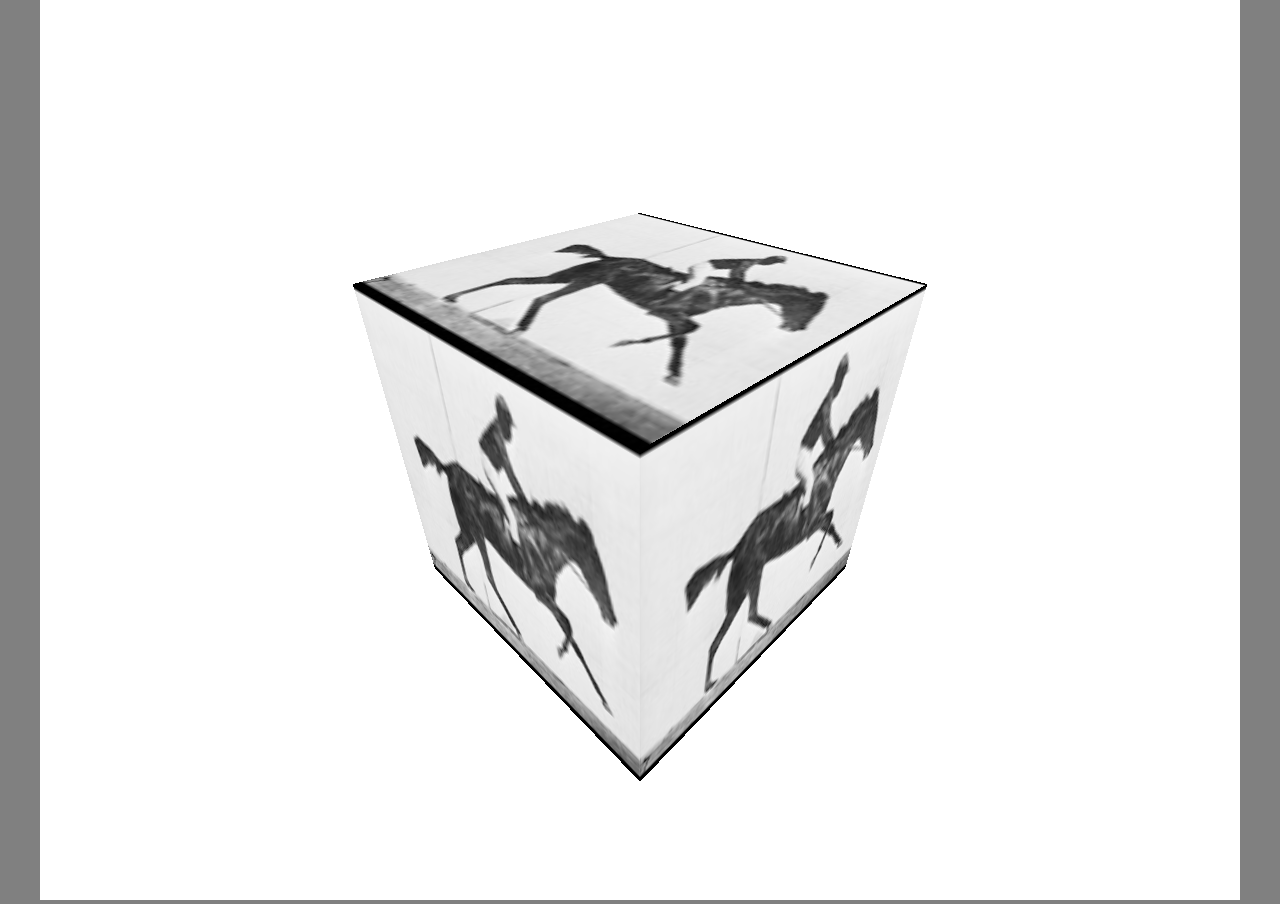
<file: demoMapeoUV/cubo.html>
<!DOCTYPE html>
<html>
<head lang="en">
    <meta charset="UTF-8">
    <title></title>

    <style>

    body{
      background-color: grey;
      margin: 0;
      padding: 0;
      text-align: center;
    }
    </style>
</head>
<body>

<div id="container">

</div>

<script type="x-shader/x-vertex" id="vertex-Shader">


    varying vec2 vUv;
    varying vec3 vPosModel;    
    varying vec3 vPosWorld; 

    
    uniform float t;        // tiempo en segundos
    uniform float frame;    // numero de frame (60 frames x segundo)
     

    void main() {

       vec4 aux = vec4(position,1.0);       
       vPosWorld = (modelMatrix * vec4(aux.xyz, 1.0 )).xyz;

       vec2 auxUv=uv;

       /*
            Objetivo
            --------
            Aplicar modificaciones a auxUV para que se reproduzcan los 16 cuadros de animacion 
            cubriendo cada cara completa del cubo;            

            Las variables t y frame son dependientes del tiempo.
            
            Suegerencias:
            1) Verificar que efecto tiene multiplicar auxUV por un factor de escala
            2) Verificar que efecto tiene sumar o restar un delta a auxUV.x o auxUV.y
            3) Pensar en que modificaciones deben hacerse para que mostrar un cuadro especifico en las caras del cubo.
            4) Incluir la variable tiempo

            tip: las funciones floor() y mod() pueden ser de utilizada

       */

       //  ----------------------------------------

       /*

                Floor
                
                    float floor(float x)  
                    vec2 floor(vec2 x)  
                    vec3 floor(vec3 x)  
                    vec4 floor(vec4 x)
                
                    The floor function returns the largest integer number 
                    that is smaller or equal to x. The input parameter can 
                    be a floating scalar or a float vector. In case of a 
                    float vector the operation is done component-wise.

                // ------------------------------------------------------
                
                Modulo
                    
                    float mod(float x, float y)  
                    vec2 mod(vec2 x, vec2 y)  
                    vec3 mod(vec3 x, vec3 y)  
                    vec4 mod(vec4 x, vec4 y)
                    
                    The mod function returns x minus the product of y and 
                    floor(x/y). The input parameters can be floating scalars 
                    or float vectors. In case of float vectors the operation 
                    is done component-wise.

       */

       //  ----------------------------------------

       float delta = 0.25; // diferencia entre un cuadro y otro en el mapa
       float cuadrosPorLinea = 4.0;
       float cadencia = 8.0;

       auxUv *= delta; // escalado para ajustar un cuadro por cada lado del cubo
       auxUv.y += 3.0 * delta; // translacion para ubicarnos en el primer cuadro del mapa

       auxUv.x += delta * mod(floor(cadencia*t), cuadrosPorLinea);
       auxUv.y -= delta * mod(floor(cadencia*t/cuadrosPorLinea), cuadrosPorLinea); // Uv.y cambia cada 4 cambios de Uv.x

       //  ----------------------------------------

       vUv = auxUv;
       gl_Position = projectionMatrix * modelViewMatrix * aux;
       
    }

</script>





<script type="x-shader/x-fragment" id="fragment-Shader">

    precision highp float;

    uniform sampler2D textura;

    varying vec2 vUv;
    varying vec3 vPosModel;    
    varying vec3 vPosWorld;   

   uniform float t;


    void main() {

       vec4 color = vec4(1.0,0.0,0.0, 1.0);      
    
       vec4 texColor=texture2D(textura, vUv); 
        
        color.x=texColor.x;
        color.y=texColor.y;
        color.z=texColor.z;


       gl_FragColor = color;

    }

</script>

<script src="js/three.min.js"></script>
<script src="js/jquery-1.9.1.js"></script>
<script src="js/controls/OrbitControls.js"></script>

<script>

    var scene, camera, renderer;
    
    var tex=THREE.ImageUtils.loadTexture( "img/horse.jpg");
    tex.wrapS = THREE.RepeatWrapping;
    tex.wrapT = THREE.RepeatWrapping;

    var attributes = {

    };

    var uniforms = {

        t: {
            type: 'f', // a float
            value: 0
        },    
        frame: {
            type: 'f', // a float
            value: 0
        },              
        textura: { 
          type: "t", 
          value:tex
        }
    };


    
    var shaderMaterial = new THREE.ShaderMaterial({
        attributes:     attributes,
        uniforms:       uniforms,
        vertexShader:   $('#vertex-Shader').text(),
        fragmentShader: $('#fragment-Shader').text(),
    });




   function configurarEcena() {

       var RENDER_WIDTH = 1200, RENDER_HEIGHT = 900;

       scene = new THREE.Scene();
       camera = new THREE.PerspectiveCamera(75, RENDER_WIDTH / RENDER_HEIGHT, 0.1, 1000);
       camera.position.set(5, 5, 5);       

       renderer = new THREE.WebGLRenderer({preserveDrawingBuffer: true, autoClear: false});
       renderer.setSize(RENDER_WIDTH, RENDER_HEIGHT);
       renderer.setClearColor(0xffffff, 1);

       var container = document.getElementById('container'); //esto vincula Three.js con el Canvas
       container.appendChild(renderer.domElement);
       controls = new THREE.OrbitControls(camera, container);

       controls.target.x = 0;
       controls.target.y = 0;
       controls.target.z = 0;

   }

   function agregarLuces()
   {
       var ambientLight = new THREE.AmbientLight( 0x404040 );
       scene.add( ambientLight );


       var pointLight = new THREE.PointLight( 0xffffff, 1, 1000 ); // definimos una fuente de Luz puntual de color blanco
       pointLight.position.set( 200, 500, 200 ); // definimos su posicion
       scene.add( pointLight ); // agregamos la luz a la escena

       var pointLight = new THREE.PointLight( 0xffffff, 1, 1000 );
       pointLight.position.set( -500, 500, 0 );
       scene.add( pointLight );

       var pointLight = new THREE.PointLight( 0xffffff, 1, 1000 );
       pointLight.position.set( -200, 500, 200 );
       scene.add( pointLight );


   }
   var modelo;


    var frame=0;

    function render() {
        controls.update();
        requestAnimationFrame(render);
       
        uniforms.t.value += 1/60;      
        uniforms.frame.value += 1;
        renderer.render(scene, camera,false,false);
        frame++;
    };

    configurarEcena();
    agregarLuces();

    var geometry = new THREE.BoxGeometry( 5, 5, 5 );
    var material = new THREE.MeshBasicMaterial( {color: 0x00ff00} );
    var cube = new THREE.Mesh( geometry, shaderMaterial );
    //cube.position.y=4;
    scene.add( cube );
    

    var size = 10;
    var step = 4;

    var gridHelper = new THREE.GridHelper( size, step );
    //scene.add( gridHelper );

    render();

</script>




</body>
</html>
</file>
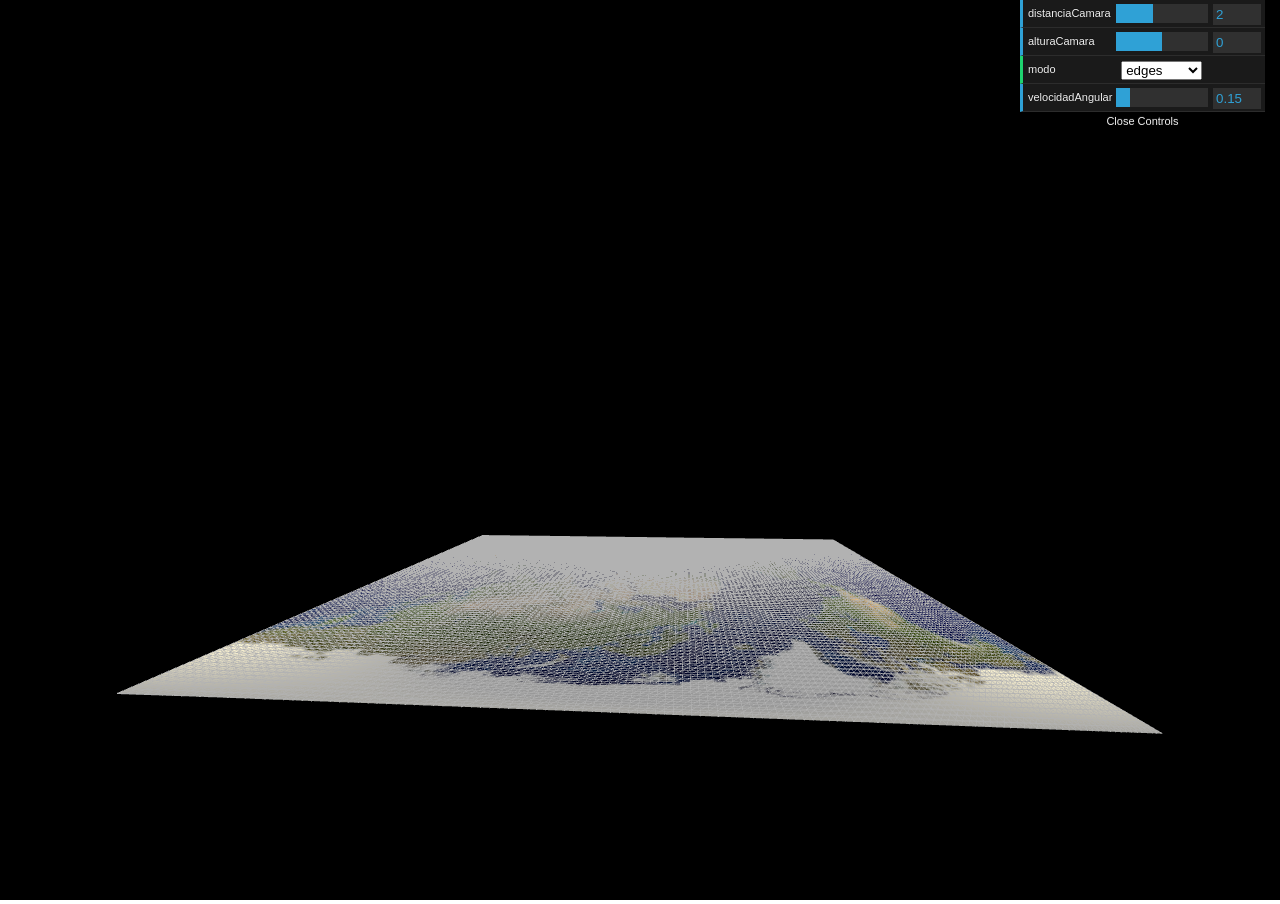
<file: demoPlanetaTierra/index1.html>
<!doctype html>
<head>
    <script src="js/jquery.js"></script>
    <script src="js/gl-matrix-3.3.0.js"></script>    
    <script src="js/webgl-utils.js"></script>
    <script src="js/dat.gui.js"></script>
    <style>
        html{
            height: 100%;
        }
        body{
            padding: 0;
            margin: 0;
            height: 100%;;
        }

        #myCanvas{
            width: 100%;
            height: 100%;
            overflow: hidden;
        }
    </style>

</head>

<body>
           
    <canvas id="myCanvas" >
        Your browser does not support the HTML5 canvas element.
    </canvas>
        
    
    <script>

        var vertexShaderFile="vertex-shader-ejercicio-1.glsl";
        var modo="edges"; // wireframe, smooth, edges
        var shaderProgram;
        var time=0;

        var gl;
        var mat4=glMatrix.mat4;
        var mat3=glMatrix.mat3;
        var vec3=glMatrix.vec3;   
        
        var earth;
            
        var $canvas=$("#myCanvas");
        var aspect=$canvas.width()/$canvas.height();

        var distanciaCamara=2;
        var alturaCamara=0;
        var velocidadAngular=0.15;
        var segmentos=128;
        var lighting="true";

        var vertexShaderSource;
        var fragmentShaderSource;

        var matrizProyeccion = mat4.create();            
        var matrizVista = mat4.create();            
        var matrizModelado = mat4.create();        

        function initGL(canvas) {

            try {
                gl = canvas.getContext("webgl");
                gl.canvas.width=$canvas.width();
                gl.canvas.height=$canvas.height();                
            } catch (e) {
                console.error(e);
            }
            if (!gl) {
                alert("Could not initialise WebGL, sorry :-(");
            }
        }

        function loadShaders(){

            $.when(loadVS(), loadFS()).done(function(res1,res2){
                //this code is executed when all ajax calls are done     
                webGLStart();
            });

            function loadVS() {
                return  $.ajax({
                    url: "shaders/"+vertexShaderFile,
                    success: function(result){
                        vertexShaderSource=result;
                    }
                });
            }   

            function loadFS() {
                return  $.ajax({
                    url: "shaders/fragment-shader.glsl",
                    success: function(result){
                        fragmentShaderSource=result;
                    }
                });
            }
        }
        
        function getShader(gl,code,type) {

            var shader;

            if (type == "fragment") 
                shader = gl.createShader(gl.FRAGMENT_SHADER);
            else // "vertex"
                shader = gl.createShader(gl.VERTEX_SHADER);
            
            gl.shaderSource(shader, code);
            gl.compileShader(shader);
    
            if (!gl.getShaderParameter(shader, gl.COMPILE_STATUS)) {
                console.error(gl.getShaderInfoLog(shader));
                return null;
            }    
            return shader;
        }
        
        function onResize(){
            gl.canvas.width=$canvas.width();
            gl.canvas.height=$canvas.height();
            aspect=$canvas.width()/$canvas.height();
        }

        function getShaderSource(url) {
            var req = new XMLHttpRequest();
            req.open("GET", url, false);
            req.send(null);
            return (req.status == 200) ? req.responseText : null;
        }; 

        function initShaders() {
    
            var fragmentShader= getShader(gl, vertexShaderSource,"vertex");
            var vertexShader= getShader(gl, fragmentShaderSource,"fragment");

            shaderProgram = gl.createProgram();
            gl.attachShader(shaderProgram, vertexShader);
            gl.attachShader(shaderProgram, fragmentShader);
            gl.linkProgram(shaderProgram);
    
            if (!gl.getProgramParameter(shaderProgram, gl.LINK_STATUS)) {
                alert("Could not initialise shaders");
            }
    
            gl.useProgram(shaderProgram);
    
            shaderProgram.vertexPositionAttribute = gl.getAttribLocation(shaderProgram, "aPosition");
            gl.enableVertexAttribArray(shaderProgram.vertexPositionAttribute);
    
            shaderProgram.textureCoordAttribute = gl.getAttribLocation(shaderProgram, "aUv");
            gl.enableVertexAttribArray(shaderProgram.textureCoordAttribute);
    
            shaderProgram.vertexNormalAttribute = gl.getAttribLocation(shaderProgram, "aNormal");
            gl.enableVertexAttribArray(shaderProgram.vertexNormalAttribute);
    
            shaderProgram.pMatrixUniform = gl.getUniformLocation(shaderProgram, "uPMatrix");
            shaderProgram.mMatrixUniform = gl.getUniformLocation(shaderProgram, "uMMatrix");
            shaderProgram.vMatrixUniform = gl.getUniformLocation(shaderProgram, "uVMatrix");
            shaderProgram.nMatrixUniform = gl.getUniformLocation(shaderProgram, "uNMatrix");
            shaderProgram.samplerUniform = gl.getUniformLocation(shaderProgram, "uSampler");
            shaderProgram.useLightingUniform = gl.getUniformLocation(shaderProgram, "uUseLighting");
            shaderProgram.ambientColorUniform = gl.getUniformLocation(shaderProgram, "uAmbientColor");
            shaderProgram.frameUniform = gl.getUniformLocation(shaderProgram, "time");
            shaderProgram.lightingDirectionUniform = gl.getUniformLocation(shaderProgram, "uLightPosition");
            shaderProgram.directionalColorUniform = gl.getUniformLocation(shaderProgram, "uDirectionalColor");
        }
        
        function onTextureLoaded() {

            gl.pixelStorei(gl.UNPACK_FLIP_Y_WEBGL, true);
            gl.bindTexture(gl.TEXTURE_2D, earth.texture);
            gl.texImage2D(gl.TEXTURE_2D, 0, gl.RGBA, gl.RGBA, gl.UNSIGNED_BYTE, earth.texture.image);
            gl.texParameteri(gl.TEXTURE_2D, gl.TEXTURE_MAG_FILTER, gl.LINEAR);
            gl.texParameteri(gl.TEXTURE_2D, gl.TEXTURE_MIN_FILTER, gl.LINEAR_MIPMAP_NEAREST);
            gl.generateMipmap(gl.TEXTURE_2D);
    
            gl.bindTexture(gl.TEXTURE_2D, null);
        }
    
        function setMatrixUniforms() {
            
            gl.uniformMatrix4fv(shaderProgram.mMatrixUniform, false, matrizModelado);
            gl.uniformMatrix4fv(shaderProgram.vMatrixUniform, false, matrizVista);
            gl.uniformMatrix4fv(shaderProgram.pMatrixUniform, false, matrizProyeccion);
    
            var normalMatrix = mat3.create();
            mat3.fromMat4(normalMatrix,matrizModelado); // normalMatrix= (inversa(traspuesta(matrizModelado)));
    
            mat3.invert(normalMatrix, normalMatrix);
            mat3.transpose(normalMatrix,normalMatrix);

            gl.uniformMatrix3fv(shaderProgram.nMatrixUniform, false, normalMatrix);
        }
            
        function TexturedSphere(latitude_bands, longitude_bands){
    
            this.latitudeBands = latitude_bands;
            this.longitudeBands = longitude_bands;
            
            this.position_buffer = null;
            this.normal_buffer = null;
            this.texture_coord_buffer = null;
            this.index_buffer = null;
    
            this.webgl_position_buffer = null;
            this.webgl_normal_buffer = null;
            this.webgl_texture_coord_buffer = null;
            this.webgl_index_buffer = null;
            
            this.texture = null;
    
            this.initTexture = function(texture_file){
                
                this.texture = gl.createTexture();
                this.texture.image = new Image();
    
                this.texture.image.onload = function () {
                       onTextureLoaded()
                }
                this.texture.image.src = texture_file;
            }
    
    
            // Se generan los vertices para la esfera, calculando los datos para una esfera de radio 1
            // Y también la información de las normales y coordenadas de textura para cada vertice de la esfera
            // La esfera se renderizara utilizando triangulos, para ello se arma un buffer de índices 
            // a todos los triángulos de la esfera
            
            this.initBuffers = function(){
    
                this.position_buffer = [];
                this.normal_buffer = [];
                this.texture_coord_buffer = [];
    
                var latNumber;
                var longNumber;
    
                for (latNumber=0; latNumber <= this.latitudeBands; latNumber++) {
                    var theta =latNumber * Math.PI / (this.latitudeBands);
                    var sinTheta = Math.sin(theta);
                    var cosTheta = Math.cos(theta);
    

                    for (longNumber=0; longNumber <= this.longitudeBands; longNumber++) {
                        var phi = longNumber * 2 * Math.PI / this.longitudeBands;
                        var sinPhi = Math.sin(phi);
                        var cosPhi = Math.cos(phi);
    
                        var r=1;                        

                        var x = cosPhi * sinTheta*r;
                        var y = cosTheta*r;
                        var z = sinPhi * sinTheta*r;

                        var u =  (longNumber / this.longitudeBands);
                        var v = 1-(latNumber / this.latitudeBands);
    
                        this.normal_buffer.push(x);
                        this.normal_buffer.push(y);
                        this.normal_buffer.push(z);
    
                        this.texture_coord_buffer.push(u);
                        this.texture_coord_buffer.push(v);
                        
                        this.position_buffer.push(x);
                        this.position_buffer.push(y);
                        this.position_buffer.push(z);
                    }
                }
    
                // Buffer de indices de los triangulos
                this.index_buffer = [];
              
                for (latNumber=0; latNumber < this.latitudeBands; latNumber++) {
                    for (longNumber=0; longNumber < this.longitudeBands; longNumber++) {

                        var first = (latNumber * (this.longitudeBands + 1)) + longNumber;
                        var second = first + this.longitudeBands + 1;

                        this.index_buffer.push(first);
                        this.index_buffer.push(second);
                        this.index_buffer.push(first + 1);
    
                        this.index_buffer.push(second);
                        this.index_buffer.push(second + 1);
                        this.index_buffer.push(first + 1);
                        
                    }
                }
    
                // Creación e Inicialización de los buffers a nivel de OpenGL
                this.webgl_normal_buffer = gl.createBuffer();
                gl.bindBuffer(gl.ARRAY_BUFFER, this.webgl_normal_buffer);
                gl.bufferData(gl.ARRAY_BUFFER, new Float32Array(this.normal_buffer), gl.STATIC_DRAW);
                this.webgl_normal_buffer.itemSize = 3;
                this.webgl_normal_buffer.numItems = this.normal_buffer.length / 3;
    
                this.webgl_texture_coord_buffer = gl.createBuffer();
                gl.bindBuffer(gl.ARRAY_BUFFER, this.webgl_texture_coord_buffer);
                gl.bufferData(gl.ARRAY_BUFFER, new Float32Array(this.texture_coord_buffer), gl.STATIC_DRAW);
                this.webgl_texture_coord_buffer.itemSize = 2;
                this.webgl_texture_coord_buffer.numItems = this.texture_coord_buffer.length / 2;
    
                this.webgl_position_buffer = gl.createBuffer();
                gl.bindBuffer(gl.ARRAY_BUFFER, this.webgl_position_buffer);
                gl.bufferData(gl.ARRAY_BUFFER, new Float32Array(this.position_buffer), gl.STATIC_DRAW);
                this.webgl_position_buffer.itemSize = 3;
                this.webgl_position_buffer.numItems = this.position_buffer.length / 3;
    
                this.webgl_index_buffer = gl.createBuffer();
                gl.bindBuffer(gl.ELEMENT_ARRAY_BUFFER, this.webgl_index_buffer);
                gl.bufferData(gl.ELEMENT_ARRAY_BUFFER, new Uint16Array(this.index_buffer), gl.STATIC_DRAW);
                this.webgl_index_buffer.itemSize = 1;
                this.webgl_index_buffer.numItems = this.index_buffer.length;
            }
    
            this.draw = function(){
    
                // Se configuran los buffers que alimentaron el pipeline
                gl.bindBuffer(gl.ARRAY_BUFFER, this.webgl_position_buffer);
                gl.vertexAttribPointer(shaderProgram.vertexPositionAttribute, this.webgl_position_buffer.itemSize, gl.FLOAT, false, 0, 0);
    
                gl.bindBuffer(gl.ARRAY_BUFFER, this.webgl_texture_coord_buffer);
                gl.vertexAttribPointer(shaderProgram.textureCoordAttribute, this.webgl_texture_coord_buffer.itemSize, gl.FLOAT, false, 0, 0);
    
                gl.bindBuffer(gl.ARRAY_BUFFER, this.webgl_normal_buffer);
                gl.vertexAttribPointer(shaderProgram.vertexNormalAttribute, this.webgl_normal_buffer.itemSize, gl.FLOAT, false, 0, 0);
    
                gl.activeTexture(gl.TEXTURE0);
                gl.bindTexture(gl.TEXTURE_2D, this.texture);
                gl.uniform1i(shaderProgram.samplerUniform, 0);
                
                gl.bindBuffer(gl.ELEMENT_ARRAY_BUFFER, this.webgl_index_buffer);

                if (modo!="wireframe"){
                    gl.uniform1i(shaderProgram.useLightingUniform,(lighting=="true"));                    
                    gl.drawElements(gl.TRIANGLES, this.webgl_index_buffer.numItems, gl.UNSIGNED_SHORT, 0);
                }
                
                if (modo!="smooth") {
                    gl.uniform1i(shaderProgram.useLightingUniform,false);
                    gl.drawElements(gl.LINE_STRIP, this.webgl_index_buffer.numItems, gl.UNSIGNED_SHORT, 0);
                }
                
                
                /////////////////////////////////
            }
            
        }
        
        function drawScene() {
        
            // Se configura el viewport dentro del "canvas". 
            // En este caso se utiliza toda el área disponible
            gl.viewport(0, 0, $canvas.width(), $canvas.height());
            
            // Se habilita el color de borrado para la pantalla (Color Buffer) y otros buffers
            gl.clearColor(0.0,0.0,0.0,1);
            gl.clear(gl.COLOR_BUFFER_BIT | gl.DEPTH_BUFFER_BIT);
    
            // Se configura la matriz de proyección
            mat4.identity(matrizProyeccion);
            mat4.perspective(matrizProyeccion, 30, aspect, 0.1, 100.0);
            mat4.scale(matrizProyeccion,matrizProyeccion,[1,-1,1]); // parche para hacer un flip de Y, parece haber un bug en glmatrix
               
            // Se inicializan las variables asociadas con la Iluminación
            
            gl.uniform1f(shaderProgram.frameUniform, time/10.0 );
            gl.uniform3f(shaderProgram.ambientColorUniform, 0.6, 0.6, 0.6 );
            gl.uniform3f(shaderProgram.directionalColorUniform, 1.2, 1.1, 0.7);
            gl.uniform1i(shaderProgram.useLightingUniform,(lighting=="true"));
            
            // Definimos la ubicación de la camara                        
            
            mat4.lookAt(matrizVista,
                vec3.fromValues(0,alturaCamara,distanciaCamara),
                vec3.fromValues(0,0,0),
                vec3.fromValues(0,1,0)
            );
                
            var lightPosition = [10.0,0.0, 3.0];  
            gl.uniform3fv(shaderProgram.lightingDirectionUniform, lightPosition);            

            setMatrixUniforms();    
            earth.draw();            
            
        }
        
        function tick() {
            requestAnimFrame(tick);
            time+=1/60;
            
            // acumulo rotaciones en matrizModelado		        
            mat4.rotate(matrizModelado, matrizModelado,0.03*velocidadAngular, [0, 1, 0]);
                    
            drawScene();
        }
            
        function initMenu(){
            var gui = new dat.GUI();
            gui.add(window, "distanciaCamara",0.01,5).step(0.01);
            gui.add(window, "alturaCamara",-2,2).step(0.01);;
            gui.add(window, "modo",["wireframe","smooth","edges"]);
            gui.add(window, "velocidadAngular",0, 1).step(0.01);
            
            
        }

        function webGLStart() {
            var canvas = document.getElementById("myCanvas");
            initGL(canvas);
            initShaders();
    
            earth = new TexturedSphere(segmentos, segmentos);
            earth.initBuffers();
            earth.initTexture("img/tierra.jpg");
            
            gl.clearColor(0.0, 0.0, 0.0, 1.0);
            gl.enable(gl.DEPTH_TEST);
    
            $(window).on("resize",onResize);
            initMenu();
            tick();
        }
    
        // cuando el documento HTML esta completo, iniciamos la aplicación
        $(document).ready(function(){
            loadShaders();
        })

    </script>
    
</body>
</html>
</file>
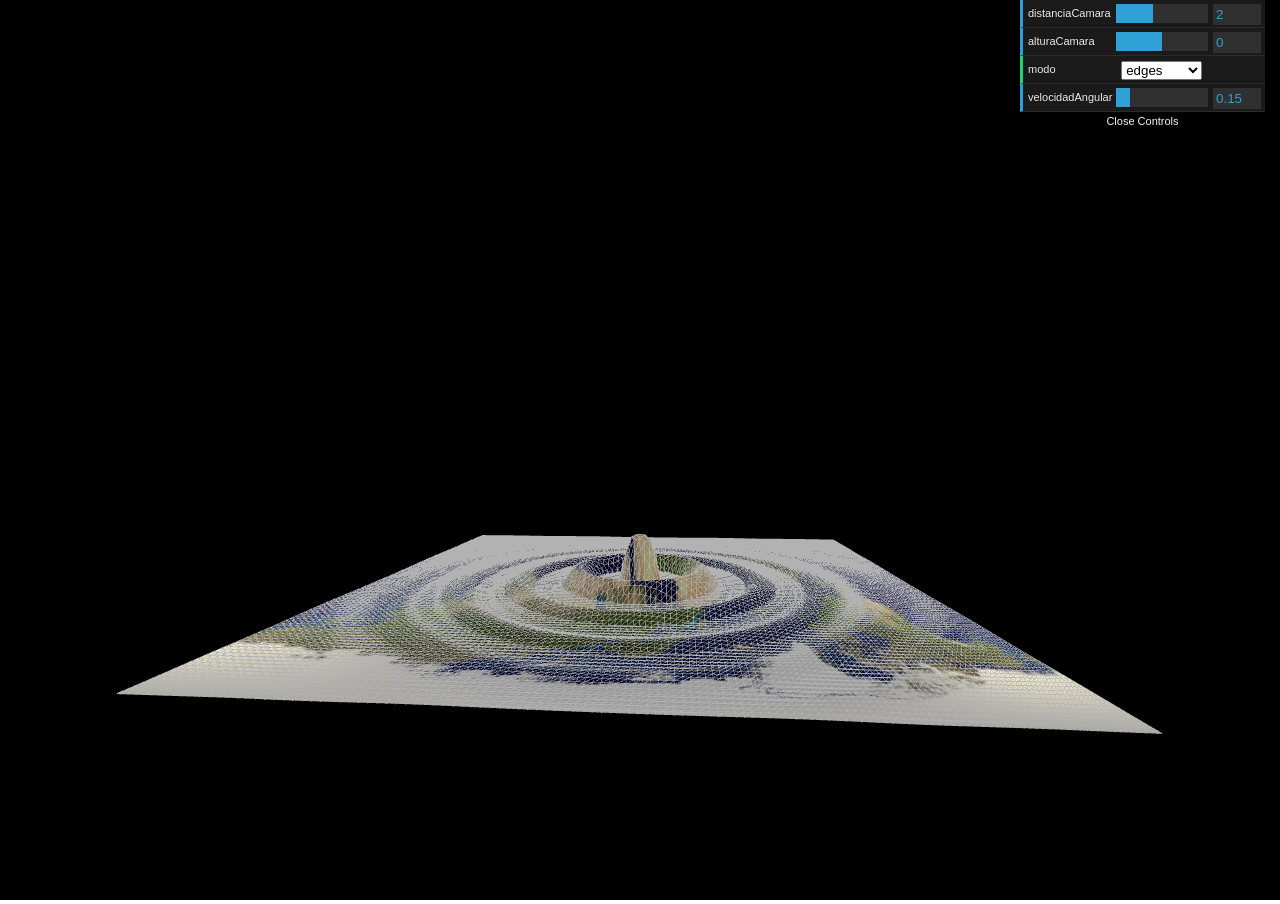
<file: demoPlanetaTierra/index2.html>
<!doctype html>
<head>
    <script src="js/jquery.js"></script>
    <script src="js/gl-matrix-3.3.0.js"></script>    
    <script src="js/webgl-utils.js"></script>
    <script src="js/dat.gui.js"></script>
    <style>
        html{
            height: 100%;
        }
        body{
            padding: 0;
            margin: 0;
            height: 100%;;
        }

        #myCanvas{
            width: 100%;
            height: 100%;
            overflow: hidden;
        }
    </style>

</head>

<body>
           
    <canvas id="myCanvas" >
        Your browser does not support the HTML5 canvas element.
    </canvas>
        
    
    <script>

        var vertexShaderFile="vertex-shader-ejercicio-2.glsl";
        var modo="edges"; // wireframe, smooth, edges
        var shaderProgram;
        var time=0;

        var gl;
        var mat4=glMatrix.mat4;
        var mat3=glMatrix.mat3;
        var vec3=glMatrix.vec3;   
        
        var earth;
            
        var $canvas=$("#myCanvas");
        var aspect=$canvas.width()/$canvas.height();

        var distanciaCamara=2;
        var alturaCamara=0;
        var velocidadAngular=0.15;
        var segmentos=128;
        var lighting="true";

        var vertexShaderSource;
        var fragmentShaderSource;

        var matrizProyeccion = mat4.create();            
        var matrizVista = mat4.create();            
        var matrizModelado = mat4.create();        

        function initGL(canvas) {

            try {
                gl = canvas.getContext("webgl");
                gl.canvas.width=$canvas.width();
                gl.canvas.height=$canvas.height();                
            } catch (e) {
                console.error(e);
            }
            if (!gl) {
                alert("Could not initialise WebGL, sorry :-(");
            }
        }

        function loadShaders(){

            $.when(loadVS(), loadFS()).done(function(res1,res2){
                //this code is executed when all ajax calls are done     
                webGLStart();
            });

            function loadVS() {
                return  $.ajax({
                    url: "shaders/"+vertexShaderFile,
                    success: function(result){
                        vertexShaderSource=result;
                    }
                });
            }   

            function loadFS() {
                return  $.ajax({
                    url: "shaders/fragment-shader.glsl",
                    success: function(result){
                        fragmentShaderSource=result;
                    }
                });
            }
        }
        
        function getShader(gl,code,type) {

            var shader;

            if (type == "fragment") 
                shader = gl.createShader(gl.FRAGMENT_SHADER);
            else // "vertex"
                shader = gl.createShader(gl.VERTEX_SHADER);
            
            gl.shaderSource(shader, code);
            gl.compileShader(shader);
    
            if (!gl.getShaderParameter(shader, gl.COMPILE_STATUS)) {
                console.error(gl.getShaderInfoLog(shader));
                return null;
            }    
            return shader;
        }
        
        function onResize(){
            gl.canvas.width=$canvas.width();
            gl.canvas.height=$canvas.height();
            aspect=$canvas.width()/$canvas.height();
        }

        function getShaderSource(url) {
            var req = new XMLHttpRequest();
            req.open("GET", url, false);
            req.send(null);
            return (req.status == 200) ? req.responseText : null;
        }; 

        function initShaders() {
    
            var fragmentShader= getShader(gl, vertexShaderSource,"vertex");
            var vertexShader= getShader(gl, fragmentShaderSource,"fragment");

            shaderProgram = gl.createProgram();
            gl.attachShader(shaderProgram, vertexShader);
            gl.attachShader(shaderProgram, fragmentShader);
            gl.linkProgram(shaderProgram);
    
            if (!gl.getProgramParameter(shaderProgram, gl.LINK_STATUS)) {
                alert("Could not initialise shaders");
            }
    
            gl.useProgram(shaderProgram);
    
            shaderProgram.vertexPositionAttribute = gl.getAttribLocation(shaderProgram, "aPosition");
            gl.enableVertexAttribArray(shaderProgram.vertexPositionAttribute);
    
            shaderProgram.textureCoordAttribute = gl.getAttribLocation(shaderProgram, "aUv");
            gl.enableVertexAttribArray(shaderProgram.textureCoordAttribute);
    
            shaderProgram.vertexNormalAttribute = gl.getAttribLocation(shaderProgram, "aNormal");
            gl.enableVertexAttribArray(shaderProgram.vertexNormalAttribute);
    
            shaderProgram.pMatrixUniform = gl.getUniformLocation(shaderProgram, "uPMatrix");
            shaderProgram.mMatrixUniform = gl.getUniformLocation(shaderProgram, "uMMatrix");
            shaderProgram.vMatrixUniform = gl.getUniformLocation(shaderProgram, "uVMatrix");
            shaderProgram.nMatrixUniform = gl.getUniformLocation(shaderProgram, "uNMatrix");
            shaderProgram.samplerUniform = gl.getUniformLocation(shaderProgram, "uSampler");
            shaderProgram.useLightingUniform = gl.getUniformLocation(shaderProgram, "uUseLighting");
            shaderProgram.ambientColorUniform = gl.getUniformLocation(shaderProgram, "uAmbientColor");
            shaderProgram.frameUniform = gl.getUniformLocation(shaderProgram, "time");
            shaderProgram.lightingDirectionUniform = gl.getUniformLocation(shaderProgram, "uLightPosition");
            shaderProgram.directionalColorUniform = gl.getUniformLocation(shaderProgram, "uDirectionalColor");
        }
        
        function onTextureLoaded() {

            gl.pixelStorei(gl.UNPACK_FLIP_Y_WEBGL, true);
            gl.bindTexture(gl.TEXTURE_2D, earth.texture);
            gl.texImage2D(gl.TEXTURE_2D, 0, gl.RGBA, gl.RGBA, gl.UNSIGNED_BYTE, earth.texture.image);
            gl.texParameteri(gl.TEXTURE_2D, gl.TEXTURE_MAG_FILTER, gl.LINEAR);
            gl.texParameteri(gl.TEXTURE_2D, gl.TEXTURE_MIN_FILTER, gl.LINEAR_MIPMAP_NEAREST);
            gl.generateMipmap(gl.TEXTURE_2D);
    
            gl.bindTexture(gl.TEXTURE_2D, null);
        }
    
        function setMatrixUniforms() {
            
            gl.uniformMatrix4fv(shaderProgram.mMatrixUniform, false, matrizModelado);
            gl.uniformMatrix4fv(shaderProgram.vMatrixUniform, false, matrizVista);
            gl.uniformMatrix4fv(shaderProgram.pMatrixUniform, false, matrizProyeccion);
    
            var normalMatrix = mat3.create();
            mat3.fromMat4(normalMatrix,matrizModelado); // normalMatrix= (inversa(traspuesta(matrizModelado)));
    
            mat3.invert(normalMatrix, normalMatrix);
            mat3.transpose(normalMatrix,normalMatrix);

            gl.uniformMatrix3fv(shaderProgram.nMatrixUniform, false, normalMatrix);
        }
            
        function TexturedSphere(latitude_bands, longitude_bands){
    
            this.latitudeBands = latitude_bands;
            this.longitudeBands = longitude_bands;
            
            this.position_buffer = null;
            this.normal_buffer = null;
            this.texture_coord_buffer = null;
            this.index_buffer = null;
    
            this.webgl_position_buffer = null;
            this.webgl_normal_buffer = null;
            this.webgl_texture_coord_buffer = null;
            this.webgl_index_buffer = null;
            
            this.texture = null;
    
            this.initTexture = function(texture_file){
                
                this.texture = gl.createTexture();
                this.texture.image = new Image();
    
                this.texture.image.onload = function () {
                       onTextureLoaded()
                }
                this.texture.image.src = texture_file;
            }
    
    
            // Se generan los vertices para la esfera, calculando los datos para una esfera de radio 1
            // Y también la información de las normales y coordenadas de textura para cada vertice de la esfera
            // La esfera se renderizara utilizando triangulos, para ello se arma un buffer de índices 
            // a todos los triángulos de la esfera
            
            this.initBuffers = function(){
    
                this.position_buffer = [];
                this.normal_buffer = [];
                this.texture_coord_buffer = [];
    
                var latNumber;
                var longNumber;
    
                for (latNumber=0; latNumber <= this.latitudeBands; latNumber++) {
                    var theta =latNumber * Math.PI / (this.latitudeBands);
                    var sinTheta = Math.sin(theta);
                    var cosTheta = Math.cos(theta);
    

                    for (longNumber=0; longNumber <= this.longitudeBands; longNumber++) {
                        var phi = longNumber * 2 * Math.PI / this.longitudeBands;
                        var sinPhi = Math.sin(phi);
                        var cosPhi = Math.cos(phi);
    
                        var r=1;                        

                        var x = cosPhi * sinTheta*r;
                        var y = cosTheta*r;
                        var z = sinPhi * sinTheta*r;

                        var u =  (longNumber / this.longitudeBands);
                        var v = 1-(latNumber / this.latitudeBands);
    
                        this.normal_buffer.push(x);
                        this.normal_buffer.push(y);
                        this.normal_buffer.push(z);
    
                        this.texture_coord_buffer.push(u);
                        this.texture_coord_buffer.push(v);
                        
                        this.position_buffer.push(x);
                        this.position_buffer.push(y);
                        this.position_buffer.push(z);
                    }
                }
    
                // Buffer de indices de los triangulos
                this.index_buffer = [];
              
                for (latNumber=0; latNumber < this.latitudeBands; latNumber++) {
                    for (longNumber=0; longNumber < this.longitudeBands; longNumber++) {

                        var first = (latNumber * (this.longitudeBands + 1)) + longNumber;
                        var second = first + this.longitudeBands + 1;

                        this.index_buffer.push(first);
                        this.index_buffer.push(second);
                        this.index_buffer.push(first + 1);
    
                        this.index_buffer.push(second);
                        this.index_buffer.push(second + 1);
                        this.index_buffer.push(first + 1);
                        
                    }
                }
    
                // Creación e Inicialización de los buffers a nivel de OpenGL
                this.webgl_normal_buffer = gl.createBuffer();
                gl.bindBuffer(gl.ARRAY_BUFFER, this.webgl_normal_buffer);
                gl.bufferData(gl.ARRAY_BUFFER, new Float32Array(this.normal_buffer), gl.STATIC_DRAW);
                this.webgl_normal_buffer.itemSize = 3;
                this.webgl_normal_buffer.numItems = this.normal_buffer.length / 3;
    
                this.webgl_texture_coord_buffer = gl.createBuffer();
                gl.bindBuffer(gl.ARRAY_BUFFER, this.webgl_texture_coord_buffer);
                gl.bufferData(gl.ARRAY_BUFFER, new Float32Array(this.texture_coord_buffer), gl.STATIC_DRAW);
                this.webgl_texture_coord_buffer.itemSize = 2;
                this.webgl_texture_coord_buffer.numItems = this.texture_coord_buffer.length / 2;
    
                this.webgl_position_buffer = gl.createBuffer();
                gl.bindBuffer(gl.ARRAY_BUFFER, this.webgl_position_buffer);
                gl.bufferData(gl.ARRAY_BUFFER, new Float32Array(this.position_buffer), gl.STATIC_DRAW);
                this.webgl_position_buffer.itemSize = 3;
                this.webgl_position_buffer.numItems = this.position_buffer.length / 3;
    
                this.webgl_index_buffer = gl.createBuffer();
                gl.bindBuffer(gl.ELEMENT_ARRAY_BUFFER, this.webgl_index_buffer);
                gl.bufferData(gl.ELEMENT_ARRAY_BUFFER, new Uint16Array(this.index_buffer), gl.STATIC_DRAW);
                this.webgl_index_buffer.itemSize = 1;
                this.webgl_index_buffer.numItems = this.index_buffer.length;
            }
    
            this.draw = function(){
    
                // Se configuran los buffers que alimentaron el pipeline
                gl.bindBuffer(gl.ARRAY_BUFFER, this.webgl_position_buffer);
                gl.vertexAttribPointer(shaderProgram.vertexPositionAttribute, this.webgl_position_buffer.itemSize, gl.FLOAT, false, 0, 0);
    
                gl.bindBuffer(gl.ARRAY_BUFFER, this.webgl_texture_coord_buffer);
                gl.vertexAttribPointer(shaderProgram.textureCoordAttribute, this.webgl_texture_coord_buffer.itemSize, gl.FLOAT, false, 0, 0);
    
                gl.bindBuffer(gl.ARRAY_BUFFER, this.webgl_normal_buffer);
                gl.vertexAttribPointer(shaderProgram.vertexNormalAttribute, this.webgl_normal_buffer.itemSize, gl.FLOAT, false, 0, 0);
    
                gl.activeTexture(gl.TEXTURE0);
                gl.bindTexture(gl.TEXTURE_2D, this.texture);
                gl.uniform1i(shaderProgram.samplerUniform, 0);
                
                gl.bindBuffer(gl.ELEMENT_ARRAY_BUFFER, this.webgl_index_buffer);

                if (modo!="wireframe"){
                    gl.uniform1i(shaderProgram.useLightingUniform,(lighting=="true"));                    
                    gl.drawElements(gl.TRIANGLES, this.webgl_index_buffer.numItems, gl.UNSIGNED_SHORT, 0);
                }
                
                if (modo!="smooth") {
                    gl.uniform1i(shaderProgram.useLightingUniform,false);
                    gl.drawElements(gl.LINE_STRIP, this.webgl_index_buffer.numItems, gl.UNSIGNED_SHORT, 0);
                }
                
                
                /////////////////////////////////
            }
            
        }
        
        function drawScene() {
        
            // Se configura el viewport dentro del "canvas". 
            // En este caso se utiliza toda el área disponible
            gl.viewport(0, 0, $canvas.width(), $canvas.height());
            
            // Se habilita el color de borrado para la pantalla (Color Buffer) y otros buffers
            gl.clearColor(0.0,0.0,0.0,1);
            gl.clear(gl.COLOR_BUFFER_BIT | gl.DEPTH_BUFFER_BIT);
    
            // Se configura la matriz de proyección
            mat4.identity(matrizProyeccion);
            mat4.perspective(matrizProyeccion, 30, aspect, 0.1, 100.0);
            mat4.scale(matrizProyeccion,matrizProyeccion,[1,-1,1]); // parche para hacer un flip de Y, parece haber un bug en glmatrix
               
            // Se inicializan las variables asociadas con la Iluminación
            
            gl.uniform1f(shaderProgram.frameUniform, time/10.0 );
            gl.uniform3f(shaderProgram.ambientColorUniform, 0.6, 0.6, 0.6 );
            gl.uniform3f(shaderProgram.directionalColorUniform, 1.2, 1.1, 0.7);
            gl.uniform1i(shaderProgram.useLightingUniform,(lighting=="true"));
            
            // Definimos la ubicación de la camara                        
            
            mat4.lookAt(matrizVista,
                vec3.fromValues(0,alturaCamara,distanciaCamara),
                vec3.fromValues(0,0,0),
                vec3.fromValues(0,1,0)
            );
                
            var lightPosition = [10.0,0.0, 3.0];  
            gl.uniform3fv(shaderProgram.lightingDirectionUniform, lightPosition);            

            setMatrixUniforms();    
            earth.draw();            
            
        }
        
        function tick() {
            requestAnimFrame(tick);
            time+=1/60;
            
            // acumulo rotaciones en matrizModelado		        
            mat4.rotate(matrizModelado, matrizModelado,0.03*velocidadAngular, [0, 1, 0]);
                    
            drawScene();
        }
            
        function initMenu(){
            var gui = new dat.GUI();
            gui.add(window, "distanciaCamara",0.01,5).step(0.01);
            gui.add(window, "alturaCamara",-2,2).step(0.01);;
            gui.add(window, "modo",["wireframe","smooth","edges"]);
            gui.add(window, "velocidadAngular",0, 1).step(0.01);
            
            
        }

        function webGLStart() {
            var canvas = document.getElementById("myCanvas");
            initGL(canvas);
            initShaders();
    
            earth = new TexturedSphere(segmentos, segmentos);
            earth.initBuffers();
            earth.initTexture("img/tierra.jpg");
            
            gl.clearColor(0.0, 0.0, 0.0, 1.0);
            gl.enable(gl.DEPTH_TEST);
    
            $(window).on("resize",onResize);
            initMenu();
            tick();
        }
    
        // cuando el documento HTML esta completo, iniciamos la aplicación
        $(document).ready(function(){
            loadShaders();
        })

    </script>
    
</body>
</html>
</file>
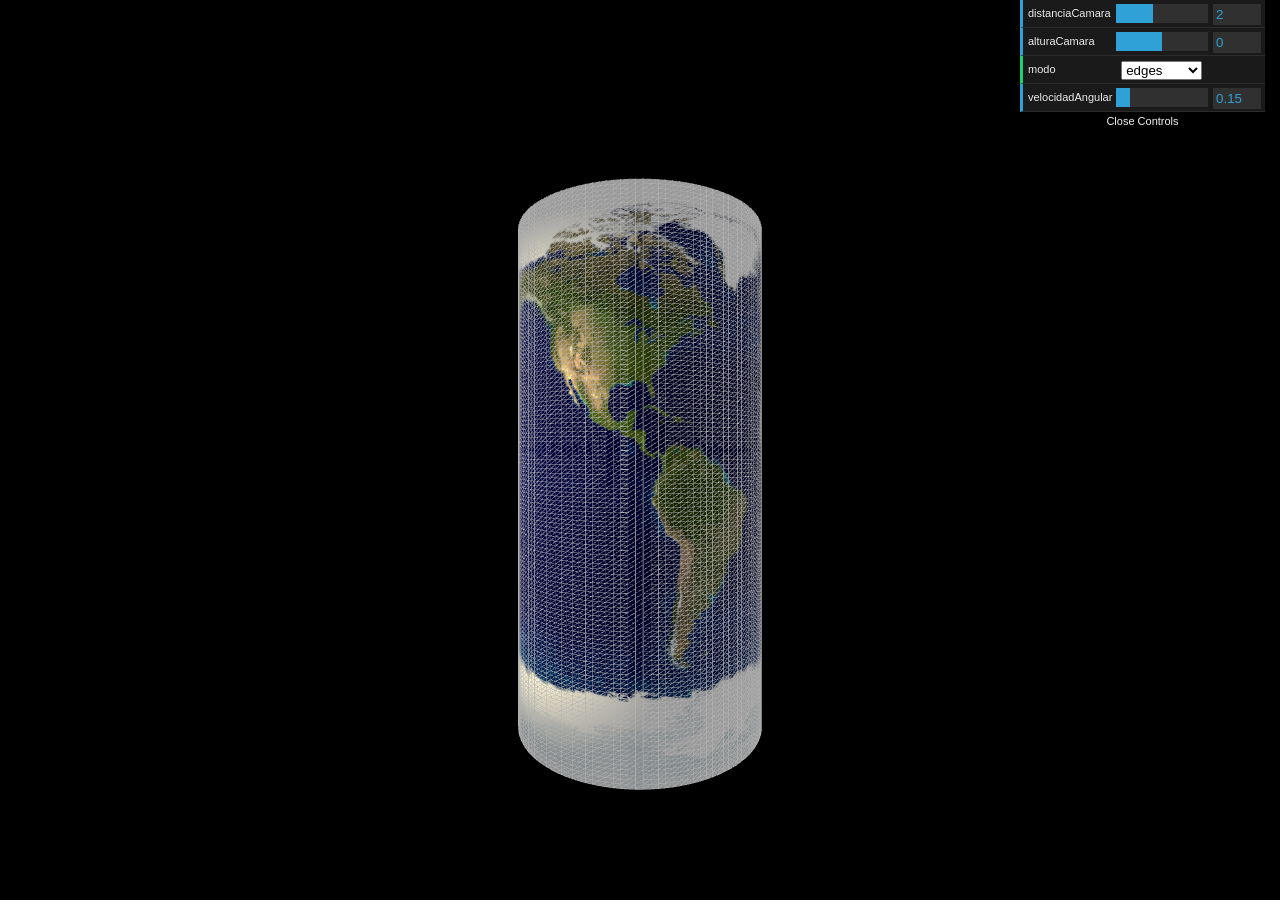
<file: demoPlanetaTierra/index3.html>
<!doctype html>
<head>
    <script src="js/jquery.js"></script>
    <script src="js/gl-matrix-3.3.0.js"></script>    
    <script src="js/webgl-utils.js"></script>
    <script src="js/dat.gui.js"></script>
    <style>
        html{
            height: 100%;
        }
        body{
            padding: 0;
            margin: 0;
            height: 100%;;
        }

        #myCanvas{
            width: 100%;
            height: 100%;
            overflow: hidden;
        }
    </style>

</head>

<body>
           
    <canvas id="myCanvas" >
        Your browser does not support the HTML5 canvas element.
    </canvas>
        
    
    <script>

        var vertexShaderFile="vertex-shader-ejercicio-3.glsl";
        var modo="edges"; // wireframe, smooth, edges
        var shaderProgram;
        var time=0;

        var gl;
        var mat4=glMatrix.mat4;
        var mat3=glMatrix.mat3;
        var vec3=glMatrix.vec3;   
        
        var earth;
            
        var $canvas=$("#myCanvas");
        var aspect=$canvas.width()/$canvas.height();

        var distanciaCamara=2;
        var alturaCamara=0;
        var velocidadAngular=0.15;
        var segmentos=128;
        var lighting="true";

        var vertexShaderSource;
        var fragmentShaderSource;

        var matrizProyeccion = mat4.create();            
        var matrizVista = mat4.create();            
        var matrizModelado = mat4.create();        

        function initGL(canvas) {

            try {
                gl = canvas.getContext("webgl");
                gl.canvas.width=$canvas.width();
                gl.canvas.height=$canvas.height();                
            } catch (e) {
                console.error(e);
            }
            if (!gl) {
                alert("Could not initialise WebGL, sorry :-(");
            }
        }

        function loadShaders(){

            $.when(loadVS(), loadFS()).done(function(res1,res2){
                //this code is executed when all ajax calls are done     
                webGLStart();
            });

            function loadVS() {
                return  $.ajax({
                    url: "shaders/"+vertexShaderFile,
                    success: function(result){
                        vertexShaderSource=result;
                    }
                });
            }   

            function loadFS() {
                return  $.ajax({
                    url: "shaders/fragment-shader.glsl",
                    success: function(result){
                        fragmentShaderSource=result;
                    }
                });
            }
        }
        
        function getShader(gl,code,type) {

            var shader;

            if (type == "fragment") 
                shader = gl.createShader(gl.FRAGMENT_SHADER);
            else // "vertex"
                shader = gl.createShader(gl.VERTEX_SHADER);
            
            gl.shaderSource(shader, code);
            gl.compileShader(shader);
    
            if (!gl.getShaderParameter(shader, gl.COMPILE_STATUS)) {
                console.error(gl.getShaderInfoLog(shader));
                return null;
            }    
            return shader;
        }
        
        function onResize(){
            gl.canvas.width=$canvas.width();
            gl.canvas.height=$canvas.height();
            aspect=$canvas.width()/$canvas.height();
        }

        function getShaderSource(url) {
            var req = new XMLHttpRequest();
            req.open("GET", url, false);
            req.send(null);
            return (req.status == 200) ? req.responseText : null;
        }; 

        function initShaders() {
    
            var fragmentShader= getShader(gl, vertexShaderSource,"vertex");
            var vertexShader= getShader(gl, fragmentShaderSource,"fragment");

            shaderProgram = gl.createProgram();
            gl.attachShader(shaderProgram, vertexShader);
            gl.attachShader(shaderProgram, fragmentShader);
            gl.linkProgram(shaderProgram);
    
            if (!gl.getProgramParameter(shaderProgram, gl.LINK_STATUS)) {
                alert("Could not initialise shaders");
            }
    
            gl.useProgram(shaderProgram);
    
            shaderProgram.vertexPositionAttribute = gl.getAttribLocation(shaderProgram, "aPosition");
            gl.enableVertexAttribArray(shaderProgram.vertexPositionAttribute);
    
            shaderProgram.textureCoordAttribute = gl.getAttribLocation(shaderProgram, "aUv");
            gl.enableVertexAttribArray(shaderProgram.textureCoordAttribute);
    
            shaderProgram.vertexNormalAttribute = gl.getAttribLocation(shaderProgram, "aNormal");
            gl.enableVertexAttribArray(shaderProgram.vertexNormalAttribute);
    
            shaderProgram.pMatrixUniform = gl.getUniformLocation(shaderProgram, "uPMatrix");
            shaderProgram.mMatrixUniform = gl.getUniformLocation(shaderProgram, "uMMatrix");
            shaderProgram.vMatrixUniform = gl.getUniformLocation(shaderProgram, "uVMatrix");
            shaderProgram.nMatrixUniform = gl.getUniformLocation(shaderProgram, "uNMatrix");
            shaderProgram.samplerUniform = gl.getUniformLocation(shaderProgram, "uSampler");
            shaderProgram.useLightingUniform = gl.getUniformLocation(shaderProgram, "uUseLighting");
            shaderProgram.ambientColorUniform = gl.getUniformLocation(shaderProgram, "uAmbientColor");
            shaderProgram.frameUniform = gl.getUniformLocation(shaderProgram, "time");
            shaderProgram.lightingDirectionUniform = gl.getUniformLocation(shaderProgram, "uLightPosition");
            shaderProgram.directionalColorUniform = gl.getUniformLocation(shaderProgram, "uDirectionalColor");
        }
        
        function onTextureLoaded() {

            gl.pixelStorei(gl.UNPACK_FLIP_Y_WEBGL, true);
            gl.bindTexture(gl.TEXTURE_2D, earth.texture);
            gl.texImage2D(gl.TEXTURE_2D, 0, gl.RGBA, gl.RGBA, gl.UNSIGNED_BYTE, earth.texture.image);
            gl.texParameteri(gl.TEXTURE_2D, gl.TEXTURE_MAG_FILTER, gl.LINEAR);
            gl.texParameteri(gl.TEXTURE_2D, gl.TEXTURE_MIN_FILTER, gl.LINEAR_MIPMAP_NEAREST);
            gl.generateMipmap(gl.TEXTURE_2D);
    
            gl.bindTexture(gl.TEXTURE_2D, null);
        }
    
        function setMatrixUniforms() {
            
            gl.uniformMatrix4fv(shaderProgram.mMatrixUniform, false, matrizModelado);
            gl.uniformMatrix4fv(shaderProgram.vMatrixUniform, false, matrizVista);
            gl.uniformMatrix4fv(shaderProgram.pMatrixUniform, false, matrizProyeccion);
    
            var normalMatrix = mat3.create();
            mat3.fromMat4(normalMatrix,matrizModelado); // normalMatrix= (inversa(traspuesta(matrizModelado)));
    
            mat3.invert(normalMatrix, normalMatrix);
            mat3.transpose(normalMatrix,normalMatrix);

            gl.uniformMatrix3fv(shaderProgram.nMatrixUniform, false, normalMatrix);
        }
            
        function TexturedSphere(latitude_bands, longitude_bands){
    
            this.latitudeBands = latitude_bands;
            this.longitudeBands = longitude_bands;
            
            this.position_buffer = null;
            this.normal_buffer = null;
            this.texture_coord_buffer = null;
            this.index_buffer = null;
    
            this.webgl_position_buffer = null;
            this.webgl_normal_buffer = null;
            this.webgl_texture_coord_buffer = null;
            this.webgl_index_buffer = null;
            
            this.texture = null;
    
            this.initTexture = function(texture_file){
                
                this.texture = gl.createTexture();
                this.texture.image = new Image();
    
                this.texture.image.onload = function () {
                       onTextureLoaded()
                }
                this.texture.image.src = texture_file;
            }
    
    
            // Se generan los vertices para la esfera, calculando los datos para una esfera de radio 1
            // Y también la información de las normales y coordenadas de textura para cada vertice de la esfera
            // La esfera se renderizara utilizando triangulos, para ello se arma un buffer de índices 
            // a todos los triángulos de la esfera
            
            this.initBuffers = function(){
    
                this.position_buffer = [];
                this.normal_buffer = [];
                this.texture_coord_buffer = [];
    
                var latNumber;
                var longNumber;
    
                for (latNumber=0; latNumber <= this.latitudeBands; latNumber++) {
                    var theta =latNumber * Math.PI / (this.latitudeBands);
                    var sinTheta = Math.sin(theta);
                    var cosTheta = Math.cos(theta);
    

                    for (longNumber=0; longNumber <= this.longitudeBands; longNumber++) {
                        var phi = longNumber * 2 * Math.PI / this.longitudeBands;
                        var sinPhi = Math.sin(phi);
                        var cosPhi = Math.cos(phi);
    
                        var r=1;                        

                        var x = cosPhi * sinTheta*r;
                        var y = cosTheta*r;
                        var z = sinPhi * sinTheta*r;

                        var u =  (longNumber / this.longitudeBands);
                        var v = 1-(latNumber / this.latitudeBands);
    
                        this.normal_buffer.push(x);
                        this.normal_buffer.push(y);
                        this.normal_buffer.push(z);
    
                        this.texture_coord_buffer.push(u);
                        this.texture_coord_buffer.push(v);
                        
                        this.position_buffer.push(x);
                        this.position_buffer.push(y);
                        this.position_buffer.push(z);
                    }
                }
    
                // Buffer de indices de los triangulos
                this.index_buffer = [];
              
                for (latNumber=0; latNumber < this.latitudeBands; latNumber++) {
                    for (longNumber=0; longNumber < this.longitudeBands; longNumber++) {

                        var first = (latNumber * (this.longitudeBands + 1)) + longNumber;
                        var second = first + this.longitudeBands + 1;

                        this.index_buffer.push(first);
                        this.index_buffer.push(second);
                        this.index_buffer.push(first + 1);
    
                        this.index_buffer.push(second);
                        this.index_buffer.push(second + 1);
                        this.index_buffer.push(first + 1);
                        
                    }
                }
    
                // Creación e Inicialización de los buffers a nivel de OpenGL
                this.webgl_normal_buffer = gl.createBuffer();
                gl.bindBuffer(gl.ARRAY_BUFFER, this.webgl_normal_buffer);
                gl.bufferData(gl.ARRAY_BUFFER, new Float32Array(this.normal_buffer), gl.STATIC_DRAW);
                this.webgl_normal_buffer.itemSize = 3;
                this.webgl_normal_buffer.numItems = this.normal_buffer.length / 3;
    
                this.webgl_texture_coord_buffer = gl.createBuffer();
                gl.bindBuffer(gl.ARRAY_BUFFER, this.webgl_texture_coord_buffer);
                gl.bufferData(gl.ARRAY_BUFFER, new Float32Array(this.texture_coord_buffer), gl.STATIC_DRAW);
                this.webgl_texture_coord_buffer.itemSize = 2;
                this.webgl_texture_coord_buffer.numItems = this.texture_coord_buffer.length / 2;
    
                this.webgl_position_buffer = gl.createBuffer();
                gl.bindBuffer(gl.ARRAY_BUFFER, this.webgl_position_buffer);
                gl.bufferData(gl.ARRAY_BUFFER, new Float32Array(this.position_buffer), gl.STATIC_DRAW);
                this.webgl_position_buffer.itemSize = 3;
                this.webgl_position_buffer.numItems = this.position_buffer.length / 3;
    
                this.webgl_index_buffer = gl.createBuffer();
                gl.bindBuffer(gl.ELEMENT_ARRAY_BUFFER, this.webgl_index_buffer);
                gl.bufferData(gl.ELEMENT_ARRAY_BUFFER, new Uint16Array(this.index_buffer), gl.STATIC_DRAW);
                this.webgl_index_buffer.itemSize = 1;
                this.webgl_index_buffer.numItems = this.index_buffer.length;
            }
    
            this.draw = function(){
    
                // Se configuran los buffers que alimentaron el pipeline
                gl.bindBuffer(gl.ARRAY_BUFFER, this.webgl_position_buffer);
                gl.vertexAttribPointer(shaderProgram.vertexPositionAttribute, this.webgl_position_buffer.itemSize, gl.FLOAT, false, 0, 0);
    
                gl.bindBuffer(gl.ARRAY_BUFFER, this.webgl_texture_coord_buffer);
                gl.vertexAttribPointer(shaderProgram.textureCoordAttribute, this.webgl_texture_coord_buffer.itemSize, gl.FLOAT, false, 0, 0);
    
                gl.bindBuffer(gl.ARRAY_BUFFER, this.webgl_normal_buffer);
                gl.vertexAttribPointer(shaderProgram.vertexNormalAttribute, this.webgl_normal_buffer.itemSize, gl.FLOAT, false, 0, 0);
    
                gl.activeTexture(gl.TEXTURE0);
                gl.bindTexture(gl.TEXTURE_2D, this.texture);
                gl.uniform1i(shaderProgram.samplerUniform, 0);
                
                gl.bindBuffer(gl.ELEMENT_ARRAY_BUFFER, this.webgl_index_buffer);

                if (modo!="wireframe"){
                    gl.uniform1i(shaderProgram.useLightingUniform,(lighting=="true"));                    
                    gl.drawElements(gl.TRIANGLES, this.webgl_index_buffer.numItems, gl.UNSIGNED_SHORT, 0);
                }
                
                if (modo!="smooth") {
                    gl.uniform1i(shaderProgram.useLightingUniform,false);
                    gl.drawElements(gl.LINE_STRIP, this.webgl_index_buffer.numItems, gl.UNSIGNED_SHORT, 0);
                }
                
                
                /////////////////////////////////
            }
            
        }
        
        function drawScene() {
        
            // Se configura el viewport dentro del "canvas". 
            // En este caso se utiliza toda el área disponible
            gl.viewport(0, 0, $canvas.width(), $canvas.height());
            
            // Se habilita el color de borrado para la pantalla (Color Buffer) y otros buffers
            gl.clearColor(0.0,0.0,0.0,1);
            gl.clear(gl.COLOR_BUFFER_BIT | gl.DEPTH_BUFFER_BIT);
    
            // Se configura la matriz de proyección
            mat4.identity(matrizProyeccion);
            mat4.perspective(matrizProyeccion, 30, aspect, 0.1, 100.0);
            mat4.scale(matrizProyeccion,matrizProyeccion,[1,-1,1]); // parche para hacer un flip de Y, parece haber un bug en glmatrix
               
            // Se inicializan las variables asociadas con la Iluminación
            
            gl.uniform1f(shaderProgram.frameUniform, time/10.0 );
            gl.uniform3f(shaderProgram.ambientColorUniform, 0.6, 0.6, 0.6 );
            gl.uniform3f(shaderProgram.directionalColorUniform, 1.2, 1.1, 0.7);
            gl.uniform1i(shaderProgram.useLightingUniform,(lighting=="true"));
            
            // Definimos la ubicación de la camara                        
            
            mat4.lookAt(matrizVista,
                vec3.fromValues(0,alturaCamara,distanciaCamara),
                vec3.fromValues(0,0,0),
                vec3.fromValues(0,1,0)
            );
                
            var lightPosition = [10.0,0.0, 3.0];  
            gl.uniform3fv(shaderProgram.lightingDirectionUniform, lightPosition);            

            setMatrixUniforms();    
            earth.draw();            
            
        }
        
        function tick() {
            requestAnimFrame(tick);
            time+=1/60;
            
            // acumulo rotaciones en matrizModelado		        
            mat4.rotate(matrizModelado, matrizModelado,0.03*velocidadAngular, [0, 1, 0]);
                    
            drawScene();
        }
            
        function initMenu(){
            var gui = new dat.GUI();
            gui.add(window, "distanciaCamara",0.01,5).step(0.01);
            gui.add(window, "alturaCamara",-2,2).step(0.01);;
            gui.add(window, "modo",["wireframe","smooth","edges"]);
            gui.add(window, "velocidadAngular",0, 1).step(0.01);
            
            
        }

        function webGLStart() {
            var canvas = document.getElementById("myCanvas");
            initGL(canvas);
            initShaders();
    
            earth = new TexturedSphere(segmentos, segmentos);
            earth.initBuffers();
            earth.initTexture("img/tierra.jpg");
            
            gl.clearColor(0.0, 0.0, 0.0, 1.0);
            gl.enable(gl.DEPTH_TEST);
    
            $(window).on("resize",onResize);
            initMenu();
            tick();
        }
    
        // cuando el documento HTML esta completo, iniciamos la aplicación
        $(document).ready(function(){
            loadShaders();
        })

    </script>
    
</body>
</html>
</file>
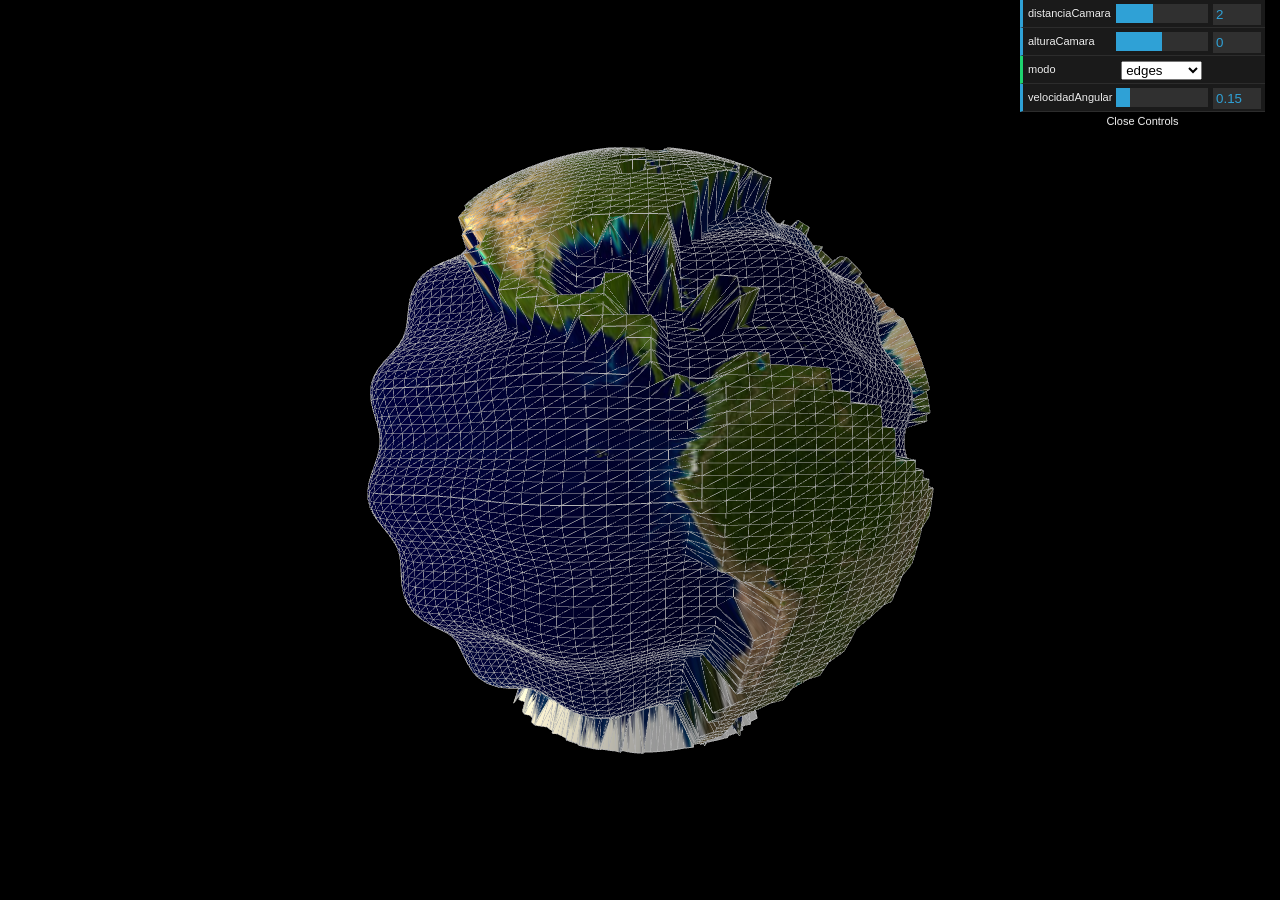
<file: demoPlanetaTierra/index4.html>
<!doctype html>
<head>
    <script src="js/jquery.js"></script>
    <script src="js/gl-matrix-3.3.0.js"></script>    
    <script src="js/webgl-utils.js"></script>
    <script src="js/dat.gui.js"></script>
    <style>
        html{
            height: 100%;
        }
        body{
            padding: 0;
            margin: 0;
            height: 100%;;
        }

        #myCanvas{
            width: 100%;
            height: 100%;
            overflow: hidden;
        }
    </style>

</head>

<body>
           
    <canvas id="myCanvas" >
        Your browser does not support the HTML5 canvas element.
    </canvas>
        
    
    <script>

        var vertexShaderFile="vertex-shader-ejercicio-4.glsl";
        var modo="edges"; // wireframe, smooth, edges
        var shaderProgram;
        var time=0;

        var gl;
        var mat4=glMatrix.mat4;
        var mat3=glMatrix.mat3;
        var vec3=glMatrix.vec3;   
        
        var earth;
            
        var $canvas=$("#myCanvas");
        var aspect=$canvas.width()/$canvas.height();

        var distanciaCamara=2;
        var alturaCamara=0;
        var velocidadAngular=0.15;
        var segmentos=128;
        var lighting="true";

        var vertexShaderSource;
        var fragmentShaderSource;

        var matrizProyeccion = mat4.create();            
        var matrizVista = mat4.create();            
        var matrizModelado = mat4.create();        

        function initGL(canvas) {

            try {
                gl = canvas.getContext("webgl");
                gl.canvas.width=$canvas.width();
                gl.canvas.height=$canvas.height();                
            } catch (e) {
                console.error(e);
            }
            if (!gl) {
                alert("Could not initialise WebGL, sorry :-(");
            }
        }

        function loadShaders(){

            $.when(loadVS(), loadFS()).done(function(res1,res2){
                //this code is executed when all ajax calls are done     
                webGLStart();
            });

            function loadVS() {
                return  $.ajax({
                    url: "shaders/"+vertexShaderFile,
                    success: function(result){
                        vertexShaderSource=result;
                    }
                });
            }   

            function loadFS() {
                return  $.ajax({
                    url: "shaders/fragment-shader.glsl",
                    success: function(result){
                        fragmentShaderSource=result;
                    }
                });
            }
        }
        
        function getShader(gl,code,type) {

            var shader;

            if (type == "fragment") 
                shader = gl.createShader(gl.FRAGMENT_SHADER);
            else // "vertex"
                shader = gl.createShader(gl.VERTEX_SHADER);
            
            gl.shaderSource(shader, code);
            gl.compileShader(shader);
    
            if (!gl.getShaderParameter(shader, gl.COMPILE_STATUS)) {
                console.error(gl.getShaderInfoLog(shader));
                return null;
            }    
            return shader;
        }
        
        function onResize(){
            gl.canvas.width=$canvas.width();
            gl.canvas.height=$canvas.height();
            aspect=$canvas.width()/$canvas.height();
        }

        function getShaderSource(url) {
            var req = new XMLHttpRequest();
            req.open("GET", url, false);
            req.send(null);
            return (req.status == 200) ? req.responseText : null;
        }; 

        function initShaders() {
    
            var fragmentShader= getShader(gl, vertexShaderSource,"vertex");
            var vertexShader= getShader(gl, fragmentShaderSource,"fragment");

            shaderProgram = gl.createProgram();
            gl.attachShader(shaderProgram, vertexShader);
            gl.attachShader(shaderProgram, fragmentShader);
            gl.linkProgram(shaderProgram);
    
            if (!gl.getProgramParameter(shaderProgram, gl.LINK_STATUS)) {
                alert("Could not initialise shaders");
            }
    
            gl.useProgram(shaderProgram);
    
            shaderProgram.vertexPositionAttribute = gl.getAttribLocation(shaderProgram, "aPosition");
            gl.enableVertexAttribArray(shaderProgram.vertexPositionAttribute);
    
            shaderProgram.textureCoordAttribute = gl.getAttribLocation(shaderProgram, "aUv");
            gl.enableVertexAttribArray(shaderProgram.textureCoordAttribute);
    
            shaderProgram.vertexNormalAttribute = gl.getAttribLocation(shaderProgram, "aNormal");
            gl.enableVertexAttribArray(shaderProgram.vertexNormalAttribute);
    
            shaderProgram.pMatrixUniform = gl.getUniformLocation(shaderProgram, "uPMatrix");
            shaderProgram.mMatrixUniform = gl.getUniformLocation(shaderProgram, "uMMatrix");
            shaderProgram.vMatrixUniform = gl.getUniformLocation(shaderProgram, "uVMatrix");
            shaderProgram.nMatrixUniform = gl.getUniformLocation(shaderProgram, "uNMatrix");
            shaderProgram.samplerUniform = gl.getUniformLocation(shaderProgram, "uSampler");
            shaderProgram.useLightingUniform = gl.getUniformLocation(shaderProgram, "uUseLighting");
            shaderProgram.ambientColorUniform = gl.getUniformLocation(shaderProgram, "uAmbientColor");
            shaderProgram.frameUniform = gl.getUniformLocation(shaderProgram, "time");
            shaderProgram.lightingDirectionUniform = gl.getUniformLocation(shaderProgram, "uLightPosition");
            shaderProgram.directionalColorUniform = gl.getUniformLocation(shaderProgram, "uDirectionalColor");
        }
        
        function onTextureLoaded() {

            gl.pixelStorei(gl.UNPACK_FLIP_Y_WEBGL, true);
            gl.bindTexture(gl.TEXTURE_2D, earth.texture);
            gl.texImage2D(gl.TEXTURE_2D, 0, gl.RGBA, gl.RGBA, gl.UNSIGNED_BYTE, earth.texture.image);
            gl.texParameteri(gl.TEXTURE_2D, gl.TEXTURE_MAG_FILTER, gl.LINEAR);
            gl.texParameteri(gl.TEXTURE_2D, gl.TEXTURE_MIN_FILTER, gl.LINEAR_MIPMAP_NEAREST);
            gl.generateMipmap(gl.TEXTURE_2D);
    
            gl.bindTexture(gl.TEXTURE_2D, null);
        }
    
        function setMatrixUniforms() {
            
            gl.uniformMatrix4fv(shaderProgram.mMatrixUniform, false, matrizModelado);
            gl.uniformMatrix4fv(shaderProgram.vMatrixUniform, false, matrizVista);
            gl.uniformMatrix4fv(shaderProgram.pMatrixUniform, false, matrizProyeccion);
    
            var normalMatrix = mat3.create();
            mat3.fromMat4(normalMatrix,matrizModelado); // normalMatrix= (inversa(traspuesta(matrizModelado)));
    
            mat3.invert(normalMatrix, normalMatrix);
            mat3.transpose(normalMatrix,normalMatrix);

            gl.uniformMatrix3fv(shaderProgram.nMatrixUniform, false, normalMatrix);
        }
            
        function TexturedSphere(latitude_bands, longitude_bands){
    
            this.latitudeBands = latitude_bands;
            this.longitudeBands = longitude_bands;
            
            this.position_buffer = null;
            this.normal_buffer = null;
            this.texture_coord_buffer = null;
            this.index_buffer = null;
    
            this.webgl_position_buffer = null;
            this.webgl_normal_buffer = null;
            this.webgl_texture_coord_buffer = null;
            this.webgl_index_buffer = null;
            
            this.texture = null;
    
            this.initTexture = function(texture_file){
                
                this.texture = gl.createTexture();
                this.texture.image = new Image();
    
                this.texture.image.onload = function () {
                       onTextureLoaded()
                }
                this.texture.image.src = texture_file;
            }
    
    
            // Se generan los vertices para la esfera, calculando los datos para una esfera de radio 1
            // Y también la información de las normales y coordenadas de textura para cada vertice de la esfera
            // La esfera se renderizara utilizando triangulos, para ello se arma un buffer de índices 
            // a todos los triángulos de la esfera
            
            this.initBuffers = function(){
    
                this.position_buffer = [];
                this.normal_buffer = [];
                this.texture_coord_buffer = [];
    
                var latNumber;
                var longNumber;
    
                for (latNumber=0; latNumber <= this.latitudeBands; latNumber++) {
                    var theta =latNumber * Math.PI / (this.latitudeBands);
                    var sinTheta = Math.sin(theta);
                    var cosTheta = Math.cos(theta);
    

                    for (longNumber=0; longNumber <= this.longitudeBands; longNumber++) {
                        var phi = longNumber * 2 * Math.PI / this.longitudeBands;
                        var sinPhi = Math.sin(phi);
                        var cosPhi = Math.cos(phi);
    
                        var r=1;                        

                        var x = cosPhi * sinTheta*r;
                        var y = cosTheta*r;
                        var z = sinPhi * sinTheta*r;

                        var u =  (longNumber / this.longitudeBands);
                        var v = 1-(latNumber / this.latitudeBands);
    
                        this.normal_buffer.push(x);
                        this.normal_buffer.push(y);
                        this.normal_buffer.push(z);
    
                        this.texture_coord_buffer.push(u);
                        this.texture_coord_buffer.push(v);
                        
                        this.position_buffer.push(x);
                        this.position_buffer.push(y);
                        this.position_buffer.push(z);
                    }
                }
    
                // Buffer de indices de los triangulos
                this.index_buffer = [];
              
                for (latNumber=0; latNumber < this.latitudeBands; latNumber++) {
                    for (longNumber=0; longNumber < this.longitudeBands; longNumber++) {

                        var first = (latNumber * (this.longitudeBands + 1)) + longNumber;
                        var second = first + this.longitudeBands + 1;

                        this.index_buffer.push(first);
                        this.index_buffer.push(second);
                        this.index_buffer.push(first + 1);
    
                        this.index_buffer.push(second);
                        this.index_buffer.push(second + 1);
                        this.index_buffer.push(first + 1);
                        
                    }
                }
    
                // Creación e Inicialización de los buffers a nivel de OpenGL
                this.webgl_normal_buffer = gl.createBuffer();
                gl.bindBuffer(gl.ARRAY_BUFFER, this.webgl_normal_buffer);
                gl.bufferData(gl.ARRAY_BUFFER, new Float32Array(this.normal_buffer), gl.STATIC_DRAW);
                this.webgl_normal_buffer.itemSize = 3;
                this.webgl_normal_buffer.numItems = this.normal_buffer.length / 3;
    
                this.webgl_texture_coord_buffer = gl.createBuffer();
                gl.bindBuffer(gl.ARRAY_BUFFER, this.webgl_texture_coord_buffer);
                gl.bufferData(gl.ARRAY_BUFFER, new Float32Array(this.texture_coord_buffer), gl.STATIC_DRAW);
                this.webgl_texture_coord_buffer.itemSize = 2;
                this.webgl_texture_coord_buffer.numItems = this.texture_coord_buffer.length / 2;
    
                this.webgl_position_buffer = gl.createBuffer();
                gl.bindBuffer(gl.ARRAY_BUFFER, this.webgl_position_buffer);
                gl.bufferData(gl.ARRAY_BUFFER, new Float32Array(this.position_buffer), gl.STATIC_DRAW);
                this.webgl_position_buffer.itemSize = 3;
                this.webgl_position_buffer.numItems = this.position_buffer.length / 3;
    
                this.webgl_index_buffer = gl.createBuffer();
                gl.bindBuffer(gl.ELEMENT_ARRAY_BUFFER, this.webgl_index_buffer);
                gl.bufferData(gl.ELEMENT_ARRAY_BUFFER, new Uint16Array(this.index_buffer), gl.STATIC_DRAW);
                this.webgl_index_buffer.itemSize = 1;
                this.webgl_index_buffer.numItems = this.index_buffer.length;
            }
    
            this.draw = function(){
    
                // Se configuran los buffers que alimentaron el pipeline
                gl.bindBuffer(gl.ARRAY_BUFFER, this.webgl_position_buffer);
                gl.vertexAttribPointer(shaderProgram.vertexPositionAttribute, this.webgl_position_buffer.itemSize, gl.FLOAT, false, 0, 0);
    
                gl.bindBuffer(gl.ARRAY_BUFFER, this.webgl_texture_coord_buffer);
                gl.vertexAttribPointer(shaderProgram.textureCoordAttribute, this.webgl_texture_coord_buffer.itemSize, gl.FLOAT, false, 0, 0);
    
                gl.bindBuffer(gl.ARRAY_BUFFER, this.webgl_normal_buffer);
                gl.vertexAttribPointer(shaderProgram.vertexNormalAttribute, this.webgl_normal_buffer.itemSize, gl.FLOAT, false, 0, 0);
    
                gl.activeTexture(gl.TEXTURE0);
                gl.bindTexture(gl.TEXTURE_2D, this.texture);
                gl.uniform1i(shaderProgram.samplerUniform, 0);
                
                gl.bindBuffer(gl.ELEMENT_ARRAY_BUFFER, this.webgl_index_buffer);

                if (modo!="wireframe"){
                    gl.uniform1i(shaderProgram.useLightingUniform,(lighting=="true"));                    
                    gl.drawElements(gl.TRIANGLES, this.webgl_index_buffer.numItems, gl.UNSIGNED_SHORT, 0);
                }
                
                if (modo!="smooth") {
                    gl.uniform1i(shaderProgram.useLightingUniform,false);
                    gl.drawElements(gl.LINE_STRIP, this.webgl_index_buffer.numItems, gl.UNSIGNED_SHORT, 0);
                }
                
                
                /////////////////////////////////
            }
            
        }
        
        function drawScene() {
        
            // Se configura el viewport dentro del "canvas". 
            // En este caso se utiliza toda el área disponible
            gl.viewport(0, 0, $canvas.width(), $canvas.height());
            
            // Se habilita el color de borrado para la pantalla (Color Buffer) y otros buffers
            gl.clearColor(0.0,0.0,0.0,1);
            gl.clear(gl.COLOR_BUFFER_BIT | gl.DEPTH_BUFFER_BIT);
    
            // Se configura la matriz de proyección
            mat4.identity(matrizProyeccion);
            mat4.perspective(matrizProyeccion, 30, aspect, 0.1, 100.0);
            mat4.scale(matrizProyeccion,matrizProyeccion,[1,-1,1]); // parche para hacer un flip de Y, parece haber un bug en glmatrix
               
            // Se inicializan las variables asociadas con la Iluminación
            
            gl.uniform1f(shaderProgram.frameUniform, time/10.0 );
            gl.uniform3f(shaderProgram.ambientColorUniform, 0.6, 0.6, 0.6 );
            gl.uniform3f(shaderProgram.directionalColorUniform, 1.2, 1.1, 0.7);
            gl.uniform1i(shaderProgram.useLightingUniform,(lighting=="true"));
            
            // Definimos la ubicación de la camara                        
            
            mat4.lookAt(matrizVista,
                vec3.fromValues(0,alturaCamara,distanciaCamara),
                vec3.fromValues(0,0,0),
                vec3.fromValues(0,1,0)
            );
                
            var lightPosition = [10.0,0.0, 3.0];  
            gl.uniform3fv(shaderProgram.lightingDirectionUniform, lightPosition);            

            setMatrixUniforms();    
            earth.draw();            
            
        }
        
        function tick() {
            requestAnimFrame(tick);
            time+=1/60;
            
            // acumulo rotaciones en matrizModelado		        
            mat4.rotate(matrizModelado, matrizModelado,0.03*velocidadAngular, [0, 1, 0]);
                    
            drawScene();
        }
            
        function initMenu(){
            var gui = new dat.GUI();
            gui.add(window, "distanciaCamara",0.01,5).step(0.01);
            gui.add(window, "alturaCamara",-2,2).step(0.01);;
            gui.add(window, "modo",["wireframe","smooth","edges"]);
            gui.add(window, "velocidadAngular",0, 1).step(0.01);
            
            
        }

        function webGLStart() {
            var canvas = document.getElementById("myCanvas");
            initGL(canvas);
            initShaders();
    
            earth = new TexturedSphere(segmentos, segmentos);
            earth.initBuffers();
            earth.initTexture("img/tierra.jpg");
            
            gl.clearColor(0.0, 0.0, 0.0, 1.0);
            gl.enable(gl.DEPTH_TEST);
    
            $(window).on("resize",onResize);
            initMenu();
            tick();
        }
    
        // cuando el documento HTML esta completo, iniciamos la aplicación
        $(document).ready(function(){
            loadShaders();
        })

    </script>
    
</body>
</html>
</file>
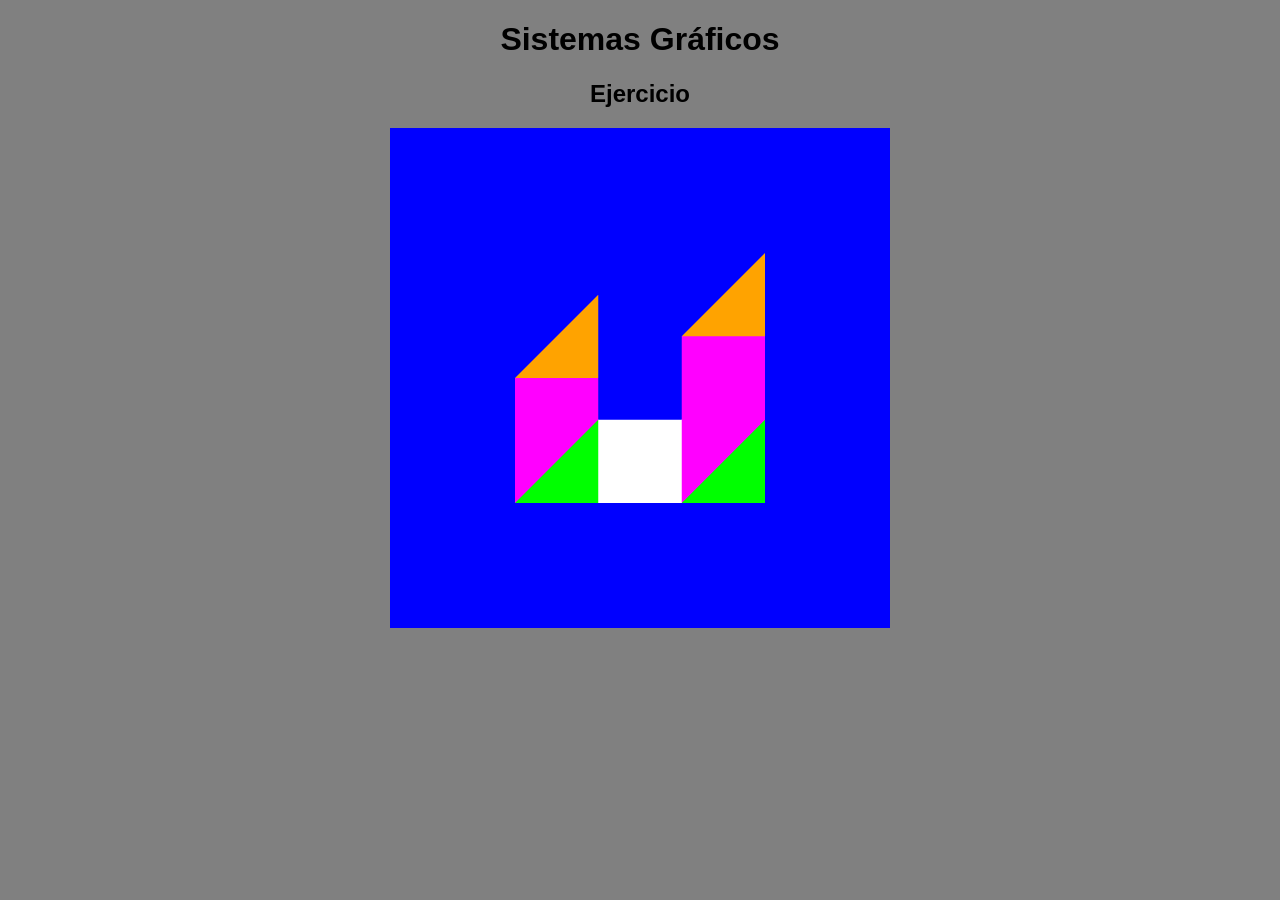
<file: ej00triangulos/ejercicio.html>
<!doctype html>
<html>
<head>
    <title>Ejercicio</title>
    <style>
        body{
            background-color: grey;
            font-family:Arial, Helvetica, sans-serif;
        }
        canvas{
            background-color: white;
        }
        textarea{
            background-color: black;
            background-color: white;
        }
        #titulo{
            text-align:center;
        }
    </style>
</head>

<body>
    <div id="titulo">

        <h1>Sistemas Gráficos</h1>

        <h2>Ejercicio</h2>

        <canvas id="my-canvas" width="500" height="500">
            Your browser does not support the HTML5 canvas element.
        </canvas>

    </div>

    <!-- ************       vertex shader        ***************** !-->

    <script id="shader-vs" type="x-shader/x-vertex">
        attribute vec3 aVertexPosition;
        attribute vec3 aVertexColor;

        varying highp vec4 vColor;

        void main(void) {
            gl_Position = vec4(aVertexPosition, 1.0);
            vColor = vec4(aVertexColor, 1.0);
        }
    </script>

    <!-- ************       fragment shader       **************** !-->

    <script id="shader-fs" type="x-shader/x-fragment">
        varying highp vec4 vColor;
        void main(void) {
            gl_FragColor = vColor;
        }
    </script>

    <script>

        var gl = null,
            canvas = null,
            glProgram = null,
            fragmentShader = null,
            vertexShader = null;

        var vertexPositionAttribute = null,
            trianglesVerticeBuffer = null,
            vertexColorAttribute = null,
            trianglesColorBuffer = null;

        function initWebGL(){

            canvas = document.getElementById("my-canvas");
            try{
                gl = canvas.getContext("webgl");
            } catch(e) {
                alert("Error al obtener el contexto");
            }

            if(gl){

                setupWebGL();
                initShaders();
                setupBuffers();
                drawScene();

            }else{
                alert("Error: Su browser no soporta WebGL.");
            }

        }

        function setupWebGL(){

            //set the clear color
            gl.clearColor(0.0, 0.0, 1.0, 1.0);
            gl.clear(gl.COLOR_BUFFER_BIT);

            gl.viewport(0, 0, canvas.width, canvas.height);

        }

        function initShaders(){

            //get shader source
            var fs_source = document.getElementById('shader-fs').innerHTML,
                vs_source = document.getElementById('shader-vs').innerHTML;

            //compile shaders
            vertexShader = makeShader(vs_source, gl.VERTEX_SHADER);
            fragmentShader = makeShader(fs_source, gl.FRAGMENT_SHADER);

            //create program
            glProgram = gl.createProgram();

            //attach and link shaders to the program
            gl.attachShader(glProgram, vertexShader);
            gl.attachShader(glProgram, fragmentShader);
            gl.linkProgram(glProgram);

            if (!gl.getProgramParameter(glProgram, gl.LINK_STATUS)) {
                alert("Unable to initialize the shader program.");
            }

            //use program
            gl.useProgram(glProgram);

        }

        function makeShader(src, type){

            //compile the vertex shader
            var shader = gl.createShader(type);
            gl.shaderSource(shader, src);
            gl.compileShader(shader);

            if (!gl.getShaderParameter(shader, gl.COMPILE_STATUS)) {
                alert("Error compiling shader: " + gl.getShaderInfoLog(shader));
            }
            return shader;
        }

        function setupBuffers(){

            var data = [

                0.5/3, 0.5/3, 0.0,    // vértice 1, triangulo 1
                0.5, 0.5/3, 0.0,    // vértice 2, triangulo 1
                0.5,0.5, 0.0,     // vértice 3, triangulo 1

                -0.5, 0.0, 0.0,    // vértice 1, triangulo 2
                -0.5/3, 0.0, 0.0,    // vértice 2, triangulo 2
                -0.5/3, 1/3, 0.0,     // vértice 3, triangulo 2

                0.5/3, 0.0, 0.0,    // vértice 1, triangulo 3
                0.5/3, 0.5/3, 0.0,    // vértice 2, triangulo 3
                0.5, 0.5/3, 0.0,     // vértice 3, triangulo 3

                0.5/3, 0.0, 0.0,    // vértice 1, triangulo 4
                0.5, 0.0, 0.0,    // vértice 2, triangulo 4
                0.5, 0.5/3, 0.0,     // vértice 3, triangulo 4

                -0.5, -0.5/3, 0.0,    // vértice 1, triangulo 5
                -0.5, 0.0, 0.0,    // vértice 2, triangulo 5
                -0.5/3, 0.0, 0.0,     // vértice 3, triangulo 5

                -0.5, -0.5/3, 0.0,    // vértice 1, triangulo 6
                -0.5/3, -0.5/3, 0.0,    // vértice 2, triangulo 6
                -0.5/3, 0.0, 0.0,     // vértice 3, triangulo 6

                0.5/3, -0.5/3, 0.0,    // vértice 1, triangulo 7
                0.5/3, 0.0, 0.0,    // vértice 2, triangulo 7
                0.5, 0.0, 0.0,     // vértice 3, triangulo 7

                0.5/3, -0.5/3, 0.0,    // vértice 1, triangulo 8
                0.5, -0.5/3, 0.0,    // vértice 2, triangulo 8
                0.5, 0.0, 0.0,     // vértice 3, triangulo 8

                -0.5, -0.5, 0.0,    // vértice 1, triangulo 9
                -0.5, -0.5/3, 0.0,    // vértice 2, triangulo 9
                -0.5/3, -0.5/3, 0.0,     // vértice 3, triangulo 9

                -0.5, -0.5, 0.0,    // vértice 1, triangulo 10
                -0.5/3, -0.5, 0.0,    // vértice 2, triangulo 10
                -0.5/3, -0.5/3, 0.0,     // vértice 3, triangulo 10

                -0.5/3, -0.5, 0.0,    // vértice 1, triangulo 11
                -0.5/3, -0.5/3, 0.0,    // vértice 2, triangulo 11
                0.5/3, -0.5/3, 0.0,     // vértice 3, triangulo 11

                -0.5/3, -0.5, 0.0,    // vértice 1, triangulo 12
                0.5/3, -0.5, 0.0,    // vértice 2, triangulo 12
                0.5/3, -0.5/3, 0.0,     // vértice 3, triangulo 12

                0.5/3, -0.5, 0.0,    // vértice 1, triangulo 13
                0.5/3, -0.5/3, 0.0,    // vértice 2, triangulo 13
                0.5, -0.5/3, 0.0,     // vértice 3, triangulo 13

                0.5/3, -0.5, 0.0,     // vértice 1, triangulo 14
                0.5, -0.5, 0.0,     // vértice 2, triangulo 14
                0.5, -0.5/3, 0.0    // vértice 3, triangulo 14
            ];

            trianglesVerticeBuffer = gl.createBuffer();                               // creo el buffer
            gl.bindBuffer(gl.ARRAY_BUFFER, trianglesVerticeBuffer);                   // activo el buffer
            gl.bufferData(gl.ARRAY_BUFFER, new Float32Array(data), gl.STATIC_DRAW);   // cargo los datos en el buffer

            var color = [
                1.0, 0.64, 0.0,      // r,g,b vertice 1, triangulo 1
                1.0, 0.64, 0.0,      // r,g,b vertice 2, triangulo 1
                1.0, 0.64, 0.0,      // r,g,b vertice 3, triangulo 1

                1.0, 0.64, 0.0,      // r,g,b vertice 1, triangulo 2
                1.0, 0.64, 0.0,      // r,g,b vertice 2, triangulo 2
                1.0, 0.64, 0.0,      // r,g,b vertice 3, triangulo 2

                1.0, 0.0, 1.0,      // r,g,b vertice 1, triangulo 3
                1.0, 0.0, 1.0,      // r,g,b vertice 2, triangulo 3
                1.0, 0.0, 1.0,      // r,g,b vertice 3, triangulo 3

                1.0, 0.0, 1.0,      // r,g,b vertice 1, triangulo 4
                1.0, 0.0, 1.0,      // r,g,b vertice 2, triangulo 4
                1.0, 0.0, 1.0,      // r,g,b vertice 3, triangulo 4

                1.0, 0.0, 1.0,      // r,g,b vertice 1, triangulo 5
                1.0, 0.0, 1.0,      // r,g,b vertice 2, triangulo 5
                1.0, 0.0, 1.0,      // r,g,b vertice 3, triangulo 5

                1.0, 0.0, 1.0,      // r,g,b vertice 1, triangulo 6
                1.0, 0.0, 1.0,      // r,g,b vertice 2, triangulo 6
                1.0, 0.0, 1.0,      // r,g,b vertice 3, triangulo 6

                1.0, 0.0, 1.0,      // r,g,b vertice 1, triangulo 7
                1.0, 0.0, 1.0,      // r,g,b vertice 2, triangulo 7
                1.0, 0.0, 1.0,      // r,g,b vertice 3, triangulo 7

                1.0, 0.0, 1.0,      // r,g,b vertice 1, triangulo 8
                1.0, 0.0, 1.0,      // r,g,b vertice 2, triangulo 8
                1.0, 0.0, 1.0,      // r,g,b vertice 3, triangulo 8

                1.0, 0.0, 1.0,      // r,g,b vertice 1, triangulo 9
                1.0, 0.0, 1.0,      // r,g,b vertice 2, triangulo 9
                1.0, 0.0, 1.0,      // r,g,b vertice 3, triangulo 9

                0.0, 1.0, 0.0,      // r,g,b vertice 1, triangulo 10
                0.0, 1.0, 0.0,      // r,g,b vertice 2, triangulo 10
                0.0, 1.0, 0.0,      // r,g,b vertice 3, triangulo 10

                1.0, 1.0, 1.0,      // r,g,b vertice 1, triangulo 11
                1.0, 1.0, 1.0,      // r,g,b vertice 2, triangulo 11
                1.0, 1.0, 1.0,      // r,g,b vertice 3, triangulo 11

                1.0, 1.0, 1.0,      // r,g,b vertice 1, triangulo 12
                1.0, 1.0, 1.0,      // r,g,b vertice 2, triangulo 12
                1.0, 1.0, 1.0,      // r,g,b vertice 3, triangulo 12

                1.0, 0.0, 1.0,      // r,g,b vertice 1, triangulo 13
                1.0, 0.0, 1.0,      // r,g,b vertice 2, triangulo 13
                1.0, 0.0, 1.0,      // r,g,b vertice 3, triangulo 13

                0.0, 1.0, 0.0,      // r,g,b vertice 1, triangulo 14
                0.0, 1.0, 0.0,      // r,g,b vertice 2, triangulo 14
                0.0, 1.0, 0.0      // r,g,b vertice 3, triangulo 14
            ];

            trianglesColorBuffer = gl.createBuffer();
            gl.bindBuffer(gl.ARRAY_BUFFER, trianglesColorBuffer);
            gl.bufferData(gl.ARRAY_BUFFER, new Float32Array(color), gl.STATIC_DRAW);
        }

        function drawScene(){

            vertexPositionAttribute = gl.getAttribLocation(glProgram, "aVertexPosition");
            gl.enableVertexAttribArray(vertexPositionAttribute);
            gl.bindBuffer(gl.ARRAY_BUFFER, trianglesVerticeBuffer);
            gl.vertexAttribPointer(vertexPositionAttribute, 3, gl.FLOAT, false, 0, 0);

            vertexColorAttribute = gl.getAttribLocation(glProgram, "aVertexColor");
            gl.enableVertexAttribArray(vertexColorAttribute);
            gl.bindBuffer(gl.ARRAY_BUFFER, trianglesColorBuffer);
            gl.vertexAttribPointer(vertexColorAttribute, 3, gl.FLOAT, false, 0, 0);

            gl.drawArrays(gl.TRIANGLES, 0,42);
        }

        window.onload=initWebGL;

    </script>
</body>
</html>
</file>
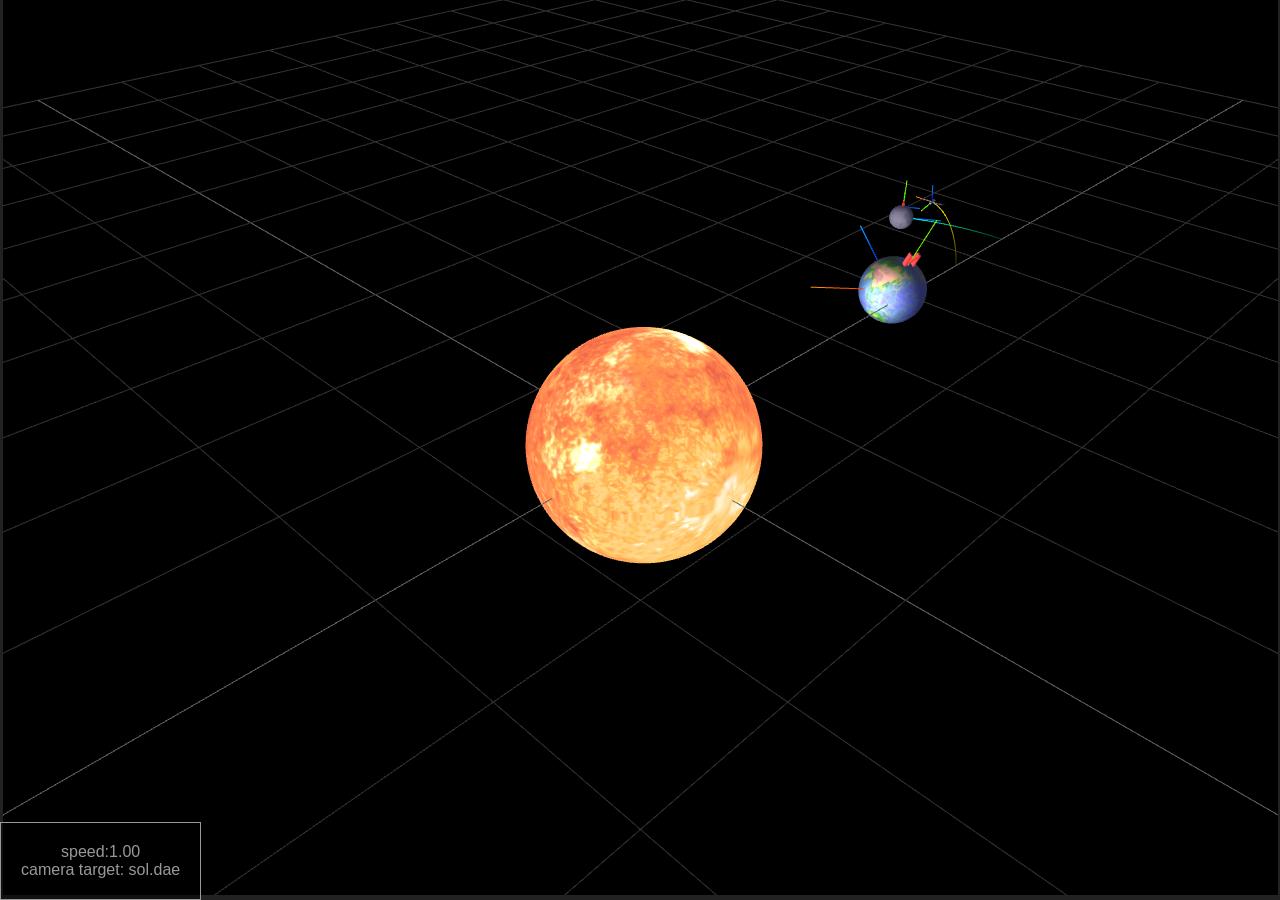
<file: ejercicioSistemaSolar/sistemaSolar.html>
<!DOCTYPE html>
<html>
<head lang="en">
    
    <meta charset="UTF-8">
    <title>Sistema Solar</title>
    <link rel="stylesheet" type="text/css" href="css/global.css"></link>
    <script src="js2/trails.js"></script>   
    <script src="js/jquery.min.js"></script>    
    <script src="js/gl-matrix-3.3.0.min.js"></script>    
    <script src="js/three.js"></script>    
    <script src="js/loaders/ColladaLoader.js"></script>  
    <script src="js/controls/OrbitControls.js"></script>  

    <style>
        #display{
            position: absolute;
            bottom:0;
            left:0;
            padding: 20px;
            background: rgba(0,0,0,0.5);
            border: 1px solid #999999;
            color:#999999;
            

        }
    </style>
</head>
<body>
    <div id="container3D"></div>
    <div id="display">

    </div>

    <script type="text/javascript">
  
        var mat4=glMatrix.mat4;
        var vec3=glMatrix.vec4;

        var $window=$(window);    
        var $container = $('#container3D');

        var renderer,camera,scene,controls;   

        var sol,tierra,luna,iss,apollo;
        var tiempo=0;

        var distanciaCam=30;
        var lastTargetPos=null;

        var modelos={
            "sol.dae":null,
            "apollo.dae":null,
            "iss.dae":null,                
            "tierra.dae":null,  
            "luna.dae":null,  
        }

        var texturas={
            "earth2.jpg":null,
            "sun.jpg":null,
            "moon2.jpg":null,
            "refmap1b.jpg":null,
        }

        var materiales;

        var currentCameraTarget=0;

        var cameraTargets=[
            "sol.dae",
            "tierra.dae",            
            "luna.dae",
            "iss.dae",
            "apollo.dae",            
        ]
        var lastRelCameraPositions=[null,null,null,null,null];


        var speed=1;

        var trail1,trail2,trail3;


        function start(){

            // configuración básica de Three.js
            renderer = new THREE.WebGLRenderer({antialias:true});
            renderer.setSize($window.width()-5, $window.height()-5);
            
            var aspect=$window.width()/$window.height();

            camera=new THREE.PerspectiveCamera(45,aspect,0.1,100000);
            camera.position.set(-80,80,80);
            //camera.lookAt(new THREE.Vector3(0,0,0));

            scene = new THREE.Scene();
            controls = new THREE.OrbitControls(camera,renderer.domElement);

            $container.append(renderer.domElement);
            $window.resize(onResize);

            // Defino elementos de la escena

            var ambienLight=new THREE.AmbientLight(0x222266);
            scene.add(ambienLight);

            var light1 = new THREE.PointLight(0xFFEEEE, 1);
            light1.position.set(0,0,0);
            scene.add(light1);

            var gridHelper = new THREE.GridHelper( 400,20,new THREE.Color(0x666666),new THREE.Color(0x333333) );
            scene.add( gridHelper );

            var axesHelper = new THREE.AxesHelper( 8 );
            scene.add( axesHelper );

            

            trail3=new Trail(1000,new THREE.Vector3(0,0,0),0.15);
            trail2=new Trail(1000,new THREE.Vector3(0,0,0),0.45);
            trail1=new Trail(1000,new THREE.Vector3(0,0,0),0.75);
        }



        function loadTextures(){

            var manager = new THREE.LoadingManager();

            manager.onStart = function ( url, itemsLoaded, itemsTotal ) {
                //console.log( 'Cargando textura: ' + url + '.\nCargadas ' + itemsLoaded + ' de ' + itemsTotal + ' texturas.' );
            };

            manager.onLoad = function ( ) {
                console.log( 'Carga de texturas completa');
            };

            manager.onProgress = function ( url, itemsLoaded, itemsTotal ) {
                console.log( 'Cargando textura: ' + url + '.\nCargadas ' + itemsLoaded + ' de ' + itemsTotal + ' texturas.' );
                if (itemsLoaded==itemsTotal) createScene();
            };

            manager.onError = function ( url ) {
                console.log( 'Hubo un error al cargar ' + url );                
            };

            var filenames=Object.keys(texturas);

            for (var i = 0; i < filenames.length; i++) {
                var loader = new THREE.TextureLoader(manager);
                loader.load('maps/'+filenames[i],onTextureLoaded.bind(this,filenames[i]));
            }       

        }

        function onTextureLoaded(file,texture){
            console.log("onTextureLoaded "+file)
            texturas[file]=texture;
        }

        function createScene(){


            materiales={
                "tierra":new THREE.MeshPhongMaterial({
                    color: 0xFFFFFF,
                    specular: 0xFFFFFF,
                    shininess: 2,
                    emissive:0x222222,                
                    map: texturas["earth2.jpg"],
                    
                }),
                "sol": new THREE.MeshPhongMaterial({
                    color: 0xFFFFFF,            
                    shininess: 1,                
                    map: texturas["sun.jpg"],
                    lightMap: texturas["sun.jpg"],                   
                    
                }),
                "luna": new THREE.MeshPhongMaterial({
                    color: 0xAAAAAA,                
                    emissive:0x222222,
                    shininess: 2,                
                    map: texturas["moon2.jpg"],
                    
                }),
                "apollo":new THREE.MeshPhongMaterial({
                    color: 0x666666,
                    specular: 0x993300,  
                    emissive:0x993300,		
                    shininess: 64,
                    //envMap:texturas["refmap1b.jpg"],                
                    side: THREE.DoubleSide
                }),
                "iss":new THREE.MeshPhongMaterial({
                    color: 0x666666,
                    specular: 0x999999,  
                    emissive:0x333333,		
                    shininess: 64,
                    //envMap:texturas["refmap1b.jpg"],                
                    side: THREE.DoubleSide
                })                        
            };

         

            var manager = new THREE.LoadingManager();

            manager.onStart = function ( url, itemsLoaded, itemsTotal ) {
                console.log( 'Cargando modelo: ' + url + '.\nCargados ' + itemsLoaded + ' de ' + itemsTotal + ' modelos.' );
            };

            manager.onLoad = function ( ) {
                console.log( 'Carga de modelos completa');
            };

            manager.onProgress = function ( url, itemsLoaded, itemsTotal ) {
                console.log( 'Cargando archivo: ' + url + '.\nCargados ' + itemsLoaded + ' de ' + itemsTotal + ' modelos.' );
                if (itemsLoaded==itemsTotal) onModelsLoaded();
            };

            manager.onError = function ( url ) {
                console.log( 'Hubo un error al cargar ' + url );
                
            };

            var filenames=Object.keys(modelos);

            for (var i = 0; i < filenames.length; i++) {
                var loader = new THREE.ColladaLoader(manager);
                loader.load('modelos/'+filenames[i],onModelLoaded.bind(this,filenames[i]));
            }       

        }

        function onModelLoaded(filename,collada){
            //console.log(collada.scene.children[0]);                  
            modelos[filename]=collada.scene.children[0];
            modelos[filename].rotation.set(0,0,0);
            modelos[filename].position.set(0,0,0);

            var escala=3;
            switch(filename){
                
                case "tierra.dae": escala=15;break;
                case "luna.dae": escala=7;break;
            }
            var axesHelper = new THREE.AxesHelper( escala );
            modelos[filename].add( axesHelper );
        }

        function toggleCam(){

            // guardo la posicion relativa de la camara al target
            var camPos=camera.position.clone();
            var targetPos=modelos[cameraTargets[currentCameraTarget]].localToWorld(new THREE.Vector3(0,0,0));    
            var relCamPos=camPos.clone();
            relCamPos.sub(targetPos);
            lastRelCameraPositions[currentCameraTarget]=relCamPos;

            console.log("posicion relativa del target "+currentCameraTarget+": ");
            console.log(relCamPos);

            // incremento currentCameraTarget
            if (currentCameraTarget<cameraTargets.length-1) currentCameraTarget++;
            else currentCameraTarget=0;

            if (lastRelCameraPositions[currentCameraTarget]!=null) {
                var targetPos=modelos[cameraTargets[currentCameraTarget]].localToWorld(new THREE.Vector3(0,0,0));  
                var p=lastRelCameraPositions[currentCameraTarget].clone();                
                
                console.log("posicion relativa recuperada del "+currentCameraTarget+": ");
                console.log(p);

                p.add(targetPos);
                camera.position.copy(p);   
                controls.target.copy(targetPos);
            }           
            
            lastTargetPos=null;
        }

        function onResize(){

            renderer.setSize($window.width()-5, $window.height()-5);
                    
            camera.aspect=$window.width()/$window.height();
            camera.updateProjectionMatrix();
        }

        var trailsVisibles=true;

        function toggleTrails(){
            trailsVisibles=!trailsVisibles;

            trailTierra.visible=trailsVisibles;
            trailLuna.visible=trailsVisibles;
            trailIss.visible=trailsVisibles;           

        }

        function resetTrails(){
            trail1.reset();
            trail2.reset();
            trail3.reset();
        }

        function onModelsLoaded(){

            $("body").keydown(function(e){

                if (e.key=="c")   toggleCam();
                if (e.key=="t")   toggleTrails();
                if (e.key=="+")   {
                    speed+=0.1;
                    resetTrails();
                }
                if (e.key=="-")   {
                    speed-=+0.1;
                    resetTrails();
                }

            }); 
            
            controls.update();
/*
            sol = new THREE.Mesh(new THREE.SphereGeometry( 15, 32, 32 ), materiales["sol"] );
*/
            sol = modelos["sol.dae"];
            sol.material=materiales["sol"]

            scene.add( sol );            

            tierra = modelos["tierra.dae"];
            tierra.material=materiales["tierra"]
            tierra.position.x=100;
            scene.add(tierra);

            iss = modelos["iss.dae"];
            iss.material=materiales["iss"]
            iss.position.x=90;
            scene.add(iss);              

            luna = modelos["luna.dae"];
            luna.material=materiales["luna"]
            luna.position.x=130;
            scene.add(luna);            

            apollo = modelos["apollo.dae"];
            apollo.material=materiales["apollo"]
            apollo.position.x=135;
            scene.add(apollo);   

            
            render();
        }

        var t=0;
        var frame=0;

        function actualizarEscena(){
            
             /* *********************************************************************************

            Ejes de coordenadas y escalas
            -----------------------------

            La grilla esta definida en el plano XZ, el eje +Y es normal al plano.
            Cada celda de la grilla mida 20x20 unidades

            Consigna
            ---------
		
            Definir las matrices de transformacion de la Tierra, la Luna, la Estacion Espacial (ISS) y la nave Apollo, 
            para recrear los  movimientos reales de cada cuerpo.

            Condiciones a cumplir:
            ---------------------

            1) NO ESTA PERMITIDO el uso de funciones trigonometricas (seno y coseno) para el cálculo de las orbitas, 
               deben usar matrices de rotación y traslación para resolverlo

		    2) La tierra rota alrededor del sol sobre el plano XZ (ciclo anual)
            3) La tierra tiene su eje inclinado de 23 grados respecto del eje +Y (arriba). 
            4) La tierra rota sobre su eje (ciclo del día)

            IMPORTANTE: tener en cuenta la relación de la inclinacion de 23 grados, con las estaciones del año
                        ver imágenes en la carpeta img/ para mas detalles

		    4) Rotación de la luna alrededor de la tierra (una vuelta cada 30 días y siempre expone la misma cara hacia la tierra)
            5) La nave Apolo debe estar ubicada sobre la cara oculta de la luna
            6) La ISS debe orbital alrededor de la tierra pasando por encima y por debajo de la misma

            La variable tiempo, son los segundos desde que arranco la aplicación

            
            EDITAR EL CODIGO A CONTINUACION

            *********************************************************************************
            */

                 
            // Tierra

            m1=mat4.create(); // con respecto al origen de coordenadas (el sol)
	    
            mat4.rotate(m1,m1,tiempo,[0,1,0]); // rotacion con respecto al sol      
            mat4.translate(m1,m1,[60,0,0]); // separacion con respecto al sol

            // Luna

            m2=mat4.create();
            m2=mat4.clone(m1);

            mat4.rotate(m2,m2,12*tiempo,[0,1,0]); // rotacion con respecto a la tierra || 12 vueltas a la tierra por cada vuelta de la tierra al sol
            mat4.translate(m2,m2,[30,0,0]); // separacion con respecto a la tierra
            
            // Apolo

            m3=mat4.create();
            m3=mat4.clone(m2);

            mat4.rotate(m3,m3,Math.PI/4,[0,0,1]); // rotacion para orientar la nave
            mat4.translate(m3,m3,[2,0,0]); // traslacion para ubicar la nave en la superficie lunar
            mat4.rotate(m3,m3,Math.PI/2,[0,0,-1]); // rotacion para orientar la nave
               
            // ISS

            m4=mat4.create();
            m4=mat4.clone(m1);
            
            mat4.rotate(m4,m4,tiempo,[0,-1,0]);
            mat4.rotate(m4,m4,24*tiempo,[0,0,1]); // rotacion con respecto a la tierra || dos vueltas a la tierra por cada vuelta de la luna a la tierra
            mat4.translate(m4,m4,[15,0,0]); // separacion con respecto a la tierra || mitad de la distancia de la luna a la tierra
            mat4.rotate(m4,m4,Math.PI/2,[0,1,0]); // rotacion para direccionar los paneles en direccion a la tierra
            mat4.rotate(m4,m4,Math.PI/4,[-1,0,0]); // rotacion para direccionar los paneles en direccion a la tierra
 
            // Tierra

            mat4.rotate(m1,m1,tiempo,[0,-1,0]);
            mat4.rotate(m1,m1,0.4,[1,0,0]); // inclinacion de 23 grados (aproximadamente 0.4 radianes)
            mat4.rotate(m1,m1,365*tiempo,[0,1,0]); // rotacion sobre su eje || 365 rotaciones por vuelta al sol

            // setTransform

            setTransform(tierra,m1);
            setTransform(luna,m2);  
            setTransform(apollo,m3);
            setTransform(iss,m4);

            // *********************************************************************************************

            if (trail1)  trail1.pushPosition(tierra.localToWorld(new THREE.Vector3(0,0,0)));
            if (trail2)  trail2.pushPosition(luna.localToWorld(new THREE.Vector3(0,0,0)));
            if (trail3)  trail3.pushPosition(iss.localToWorld(new THREE.Vector3(0,0,0)));

            frame++;

        }

        function setTransform(obj,m1){
            obj.position.set(0,0,0);
            obj.scale.set(1,1,1);
            obj.rotation.set(0,0,0);
            obj.updateMatrix();
            obj.applyMatrix(f(m1));
        }

        function f(m1){

            //console.log(m1[0]+" "+m1[4]+" "+m1[1]+" "+m1[5]);

            var m2=new THREE.Matrix4();
            m2.set(m1[0],m1[4],m1[8],m1[12],
                    m1[1],m1[5],m1[9],m1[13],
                    m1[2],m1[6],m1[10],m1[14],
                    m1[3],m1[7],m1[11],m1[15]
                    );

            return m2;

        }



        function updateCameras(){                    
                
                var tg=modelos[cameraTargets[currentCameraTarget]].localToWorld(new THREE.Vector3(0,0,0)); 
                controls.target.copy(tg);
                //console.log(t);
                controls.update();

                if (lastTargetPos!=null){
                    delta=tg.clone();
                    delta.sub(lastTargetPos);
                    //console.log(delta);
                    camera.position.add(delta);
                }
                lastTargetPos=tg;

        }

        function render() {

            requestAnimationFrame(render);
            updateCameras();

            actualizarEscena();

            tiempo+=0.1*speed*1/60;
            renderer.render(scene, camera,false,false);   
            $("#display").html("speed:"+speed.toFixed(2)+"<br>camera target: "+cameraTargets[currentCameraTarget]);

        }

        start();
        loadTextures();    

    </script>


</body>
</html>
</file>
<file: ejercicioSistemaSolar/css/global.css>
body{
    background-color: #222222;;
    margin: auto;
    text-align: center;
    font-family: Arial;
    margin: auto;
    padding: 0;
}
canvas{
    /*background-color: white;*/
}

#container{
/*    border: 1px solid #333333;*/
    display: inline-block;
    /*
    position: absolute;
    top:0;
    left:0;
    */


}
</file>
